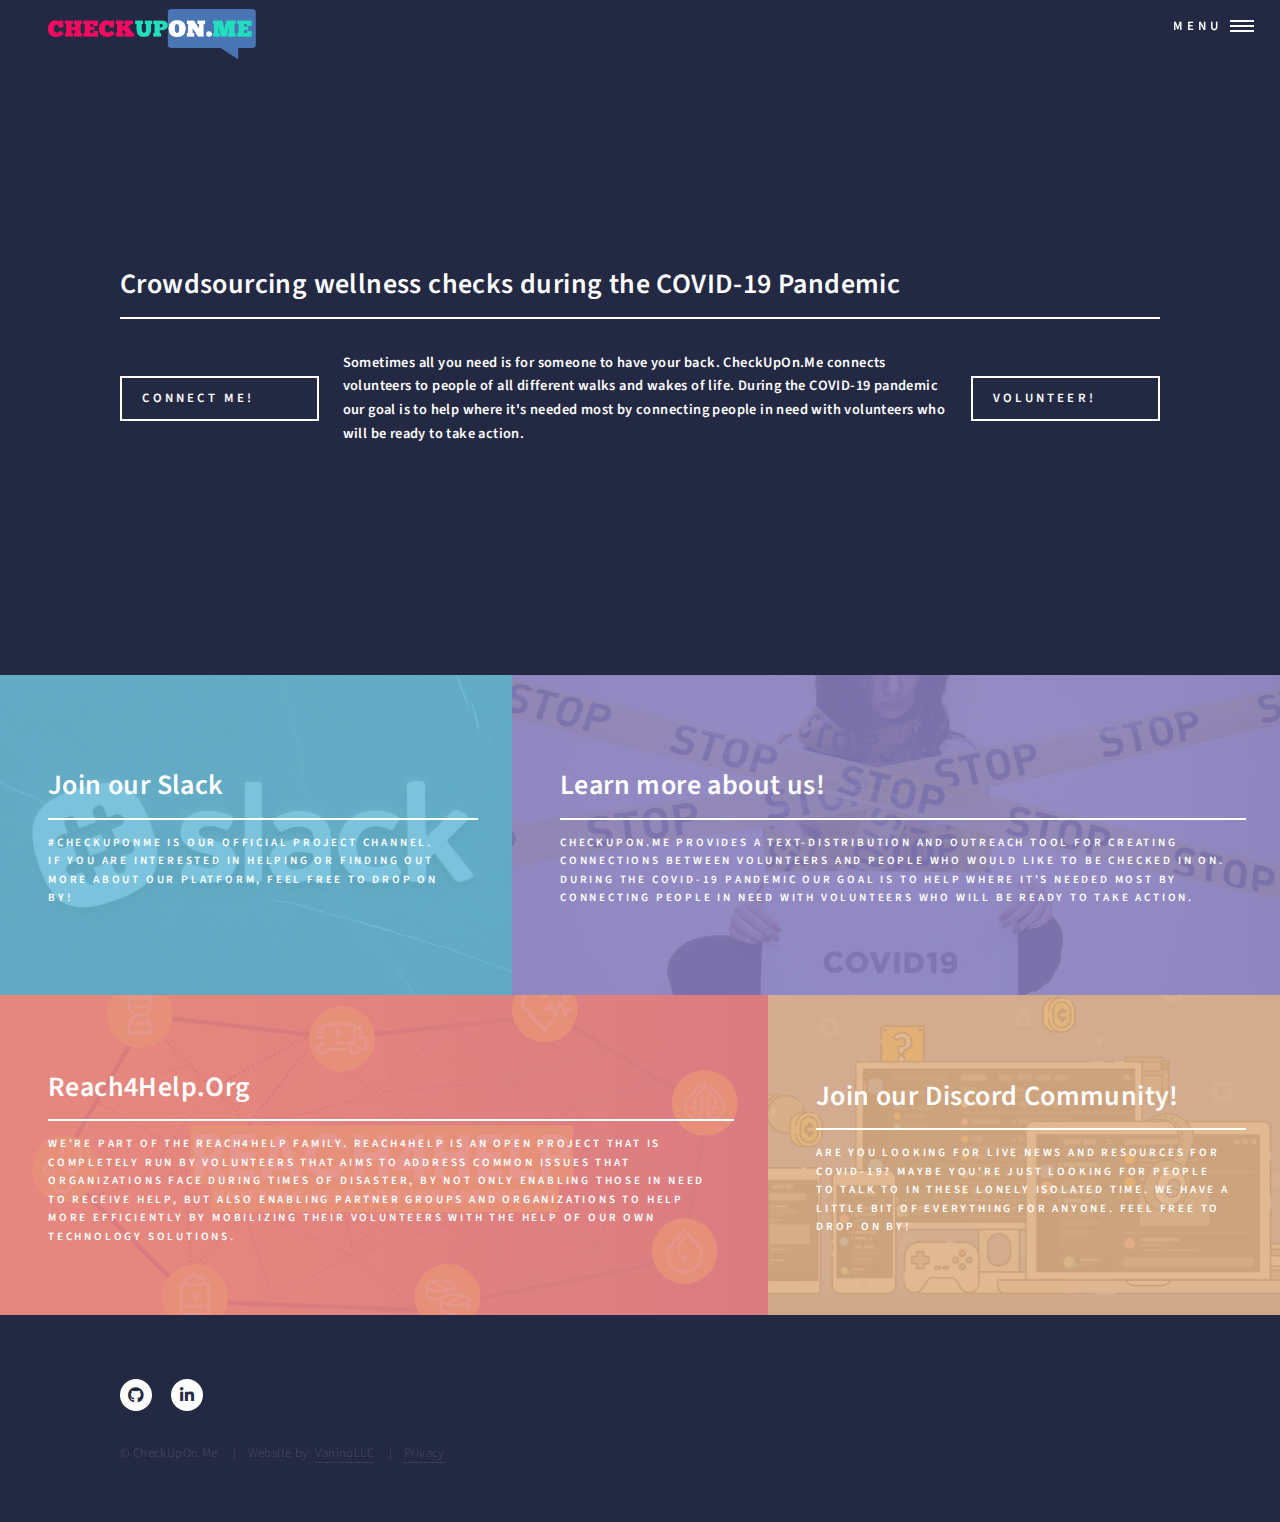
<file: index.html>
<!DOCTYPE HTML>
<html>
<head>
<title>CheckUpOn.Me</title>
<meta charset="utf-8" />
<meta name="viewport" content="width=device-width, initial-scale=1, user-scalable=no" />
<meta http-equiv="Cache-Control" content="no-cache, no-store, must-revalidate">
<meta http-equiv="Pragma" content="no-cache">
<meta http-equiv="Expires" content="0">
<link rel="stylesheet" href="assets/css/main.css" />
<noscript>
<link rel="stylesheet" href="assets/css/noscript.css" />

</noscript>
<link rel="shortcut icon" href="images/favicon.ico" type="image/x-icon">
</head>
<body class="is-preload">

<!-- Wrapper -->
<div id="wrapper"> 
  
  <!-- Header -->
  <header id="header" class="alt"> <a href="https://www.checkupon.me" class="hvr-grow logo"><img src="images/logo.png" height="55" width="215">
    <nav> <a href="#menu">Menu</a> </nav>
  </header>
  
  <!-- Menu -->
  <nav id="menu">
    <ul class="links">
      <li><a href="https://www.checkupon.me">Home</a></li>
      <li><a href="https://github.com/checkuponme/info">About</a></li>
    </ul>
    <ul class="actions stacked">
      <!-- <li><a href="" class="button primary fit">Get Checked On</a></li> -->
      <li><a href="https://spoke.checkupon.me" class="button primary fit">Volunteer Spoke Login</a></li>
    </ul>
  </nav>
  
  <!-- Banner -->
  <section id="banner" class="major">
    <div class="inner">
      <header class="major">
        <h2>Crowdsourcing wellness checks during the COVID-19 Pandemic</h2>
      </header>
      <div class="content">
        <ul class="actions">
          <li><a href="https://forms.gle/kJnr4Sat355gDL458" class="button next scrolly">Connect me!</a></li>
        </ul>
		  <h5>Sometimes all you need is for someone to have your back. CheckUpOn.Me connects volunteers to people of all different walks and wakes of life. During the COVID-19 pandemic our goal is to help where it's needed most by connecting people in need with volunteers who will be ready to take action.</h5>
        <ul class="actions">
          <li><a href="https://forms.gle/ycgn3i5AeJiWk4S58" class="button next scrolly">Volunteer!</a></li>
        </ul>
      </div>
    </div>
  </section>
  
  <!-- Main -->
  <div id="main">
    <section id="one" class="tiles"> 
      

								<article>
									<span class="image">
										<img src="images/pic02.jpg" alt="" />
									</span>
									<header class="major">
										<h3><a href="https://ckup.me/slack" class="link">Join our Slack</a></h3>
										<p>#checkuponme is our official project channel.</p>
										<p>If you are interested in helping or finding out more about our platform, feel free to drop on by!</p>
									</header>
								</article>

								<article>
									<span class="image">
										<img src="images/pic01.jpg" alt="" />
									</span>
									<header class="major">
										<h3><a href="https://github.com/checkuponme/info" class="link">Learn more about us!</a></h3>
										<p>CheckUpOn.Me provides a text-distribution and outreach tool for creating connections between volunteers and people who would like to be checked in on. During the COVID-19 pandemic our goal is to help where it's needed most by connecting people in need with volunteers who will be ready to take action.</p>
									</header>
								</article>
      
<!-- 								<article>
									<span class="image">
										<img src="images/pic03.jpg" alt="" />
									</span>
									<header class="major">
										<h3><a href="landing.html" class="link">Connect with us on Discord</a></h3>
										<p>We're a community of caring people. Come join us and find out what's going on!</p>
									</header>
								</article>
								
								<article>
									<span class="image">
										<img src="images/pic04.jpg" alt="" />
									</span>
									<header class="major">
										<h3><a href="landing.html" class="link"></a>Developers</h3>
										<p>Can you contribute? We're looking for you!</p>
									</header>
								</article> -->
      <article> <span class="image"> <img src="images/pic05.png" alt="" /> </span>
        <header class="major">
          <h3><a href="https://reach4help.org" class="link">Reach4Help.Org</a></h3>
          <p>We're part of the Reach4Help family. Reach4Help is an open project that is completely run by volunteers that aims to address common issues that organizations face during times of disaster, by not only enabling those in need to receive help, but also enabling partner groups and organizations to help more efficiently by mobilizing their volunteers with the help of our own technology solutions.</p>
        </header>
      </article>
      <article> <span class="image"> <img src="images/pic06.png" alt="" /> </span>
        <header class="major">
          <h3><a href="https://discord.gg/6q7WAD8" class="link">Join our Discord Community!</a></h3>
          <p>Are you looking for live news and resources for COVID-19? Maybe you're just looking for people to talk to in these lonely isolated time. We have a little bit of everything for anyone. Feel free to drop on by!</p>
        </header>
      </article>
    </section>
    
    <!-- Text Sec
						
							<section id="two">
								<div class="inner">
									<header class="major">
										<h2> </h2>
									</header>
									<p> </p>
									<ul class="actions">
										<li><a href="" class="button next"> </a></li>
									</ul>
								</div>
					  </section>
--> 
    
  </div>
  
  <!-- CONTACT
					<section id="contact">
							<div class="inner">
							  	<form method="post" action="#">
									<h2>Get in contact with us!</h2>
									<div class="fields">
										<div class="field half">
											<label for="name">Name</label>
											<input type="text" name="name" id="name" />
										</div>
										<div class="field half">
											<label for="email">Email</label>
											<input type="text" name="email" id="email" />
										</div>
										<div class="field">
											<label for="message">Message</label>
											<textarea name="message" id="message" rows="6"></textarea>
										</div>
									</div>
									<ul class="actions">
										<li><input type="submit" value="Send Message" class="primary" /></li>
										<li><input type="reset" value="Clear" /></li>
									</ul>
								</form>
						</div>
					</section>
--> 
  
  <!-- Footer -->
  <footer id="footer">
    <div class="inner">
      <ul class="icons">
        <!--								<li><a href="#" class="icon brands alt fa-twitter"><span class="label">Twitter</span></a></li>--> 
        <!--								<li><a href="#" class="icon brands alt fa-facebook-f"><span class="label">Facebook</span></a></li>--> 
        <!--								<li><a href="#" class="icon brands alt fa-instagram"><span class="label">Instagram</span></a></li>-->
        <li><a href="https://github.com/checkuponme" class="icon brands alt fa-github"><span class="label">GitHub</span></a></li>
        <li><a href="https://www.linkedin.com/in/vanino/" class="icon brands alt fa-linkedin-in"><span class="label">LinkedIn</span></a></li>
      </ul>
      <ul class="copyright">
        <li>&copy; CheckUpOn.Me</li>
        <li>Website by: <a href="https://vaninollc.com">VaninoLLC</a></li>
		<li><a href="privacy.html">Privacy</a></li>
      </ul>
    </div>
  </footer>
</div>

<!-- Scripts --> 
<script src="assets/js/jquery.min.js"></script> 
<script src="assets/js/jquery.scrolly.min.js"></script> 
<script src="assets/js/jquery.scrollex.min.js"></script> 
<script src="assets/js/browser.min.js"></script> 
<script src="assets/js/breakpoints.min.js"></script> 
<script src="assets/js/util.js"></script> 
<script src="assets/js/main.js"></script>
</body>
</html>
</file>
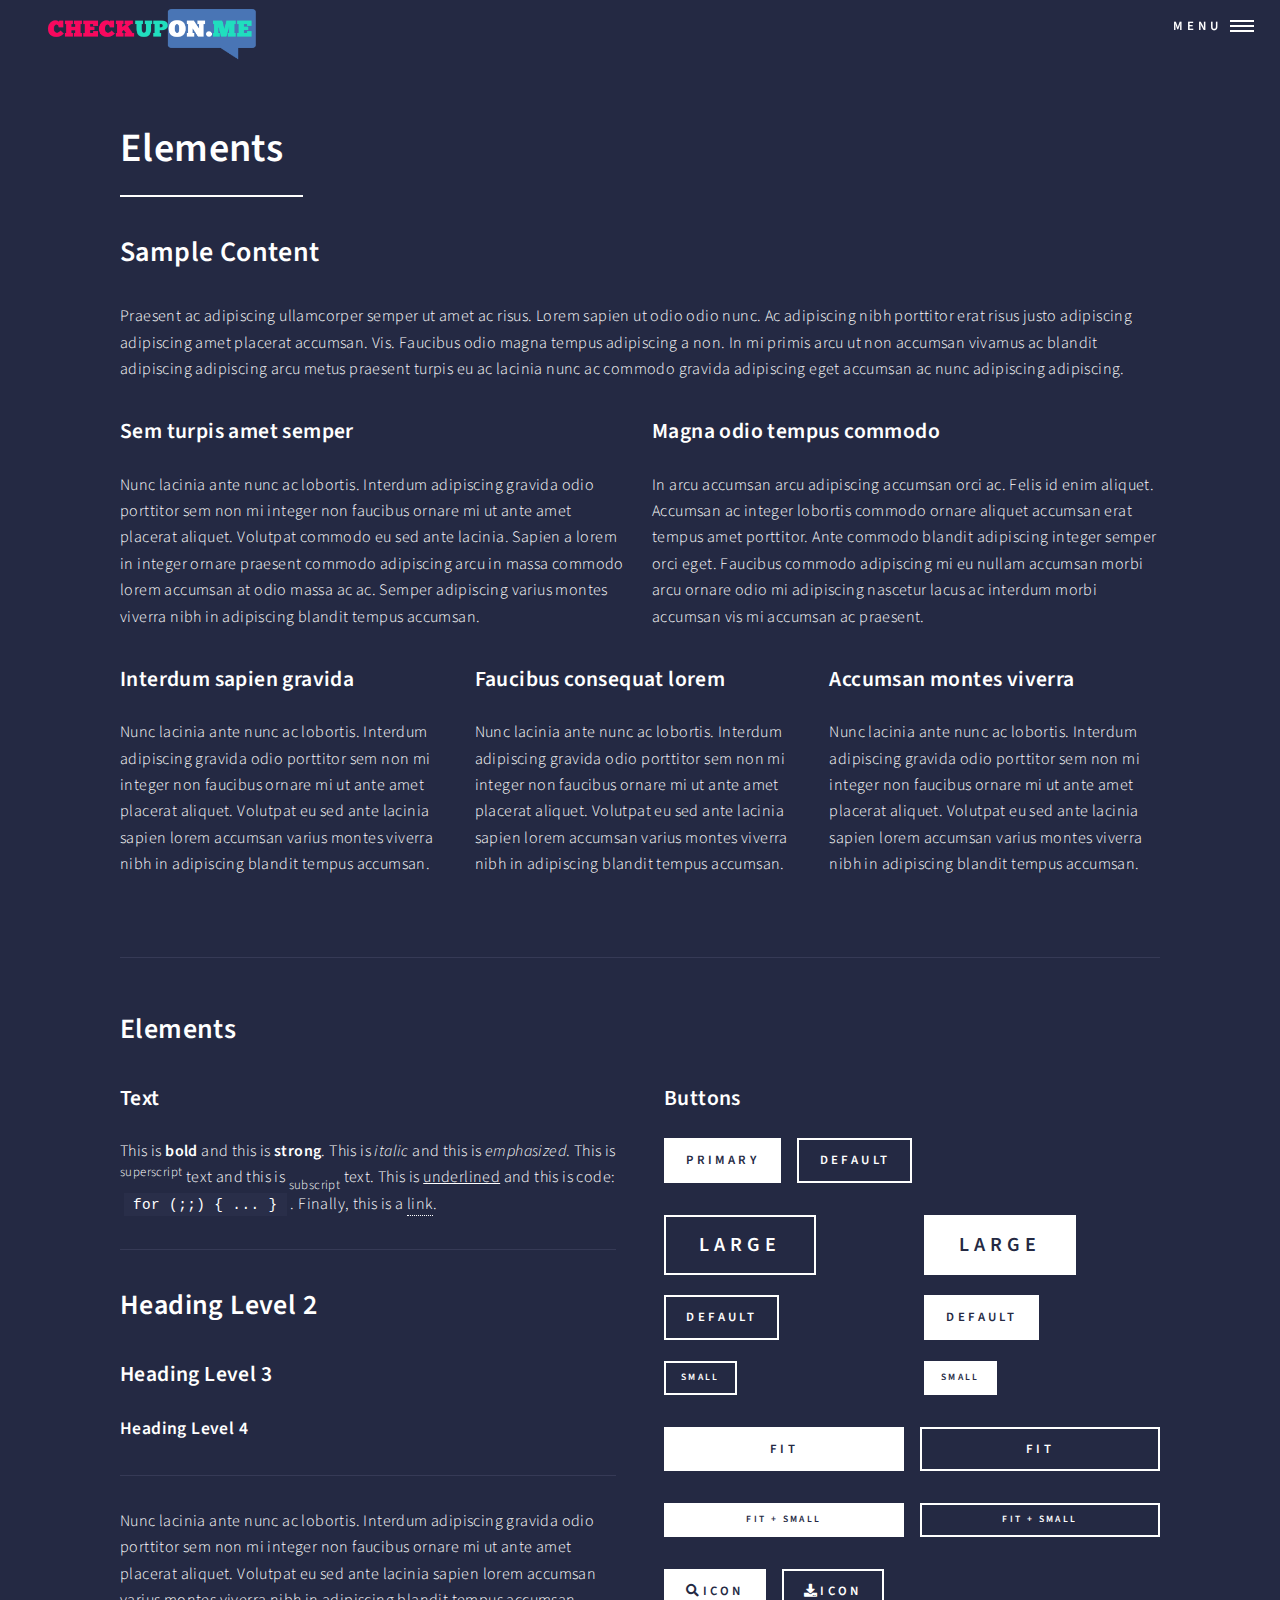
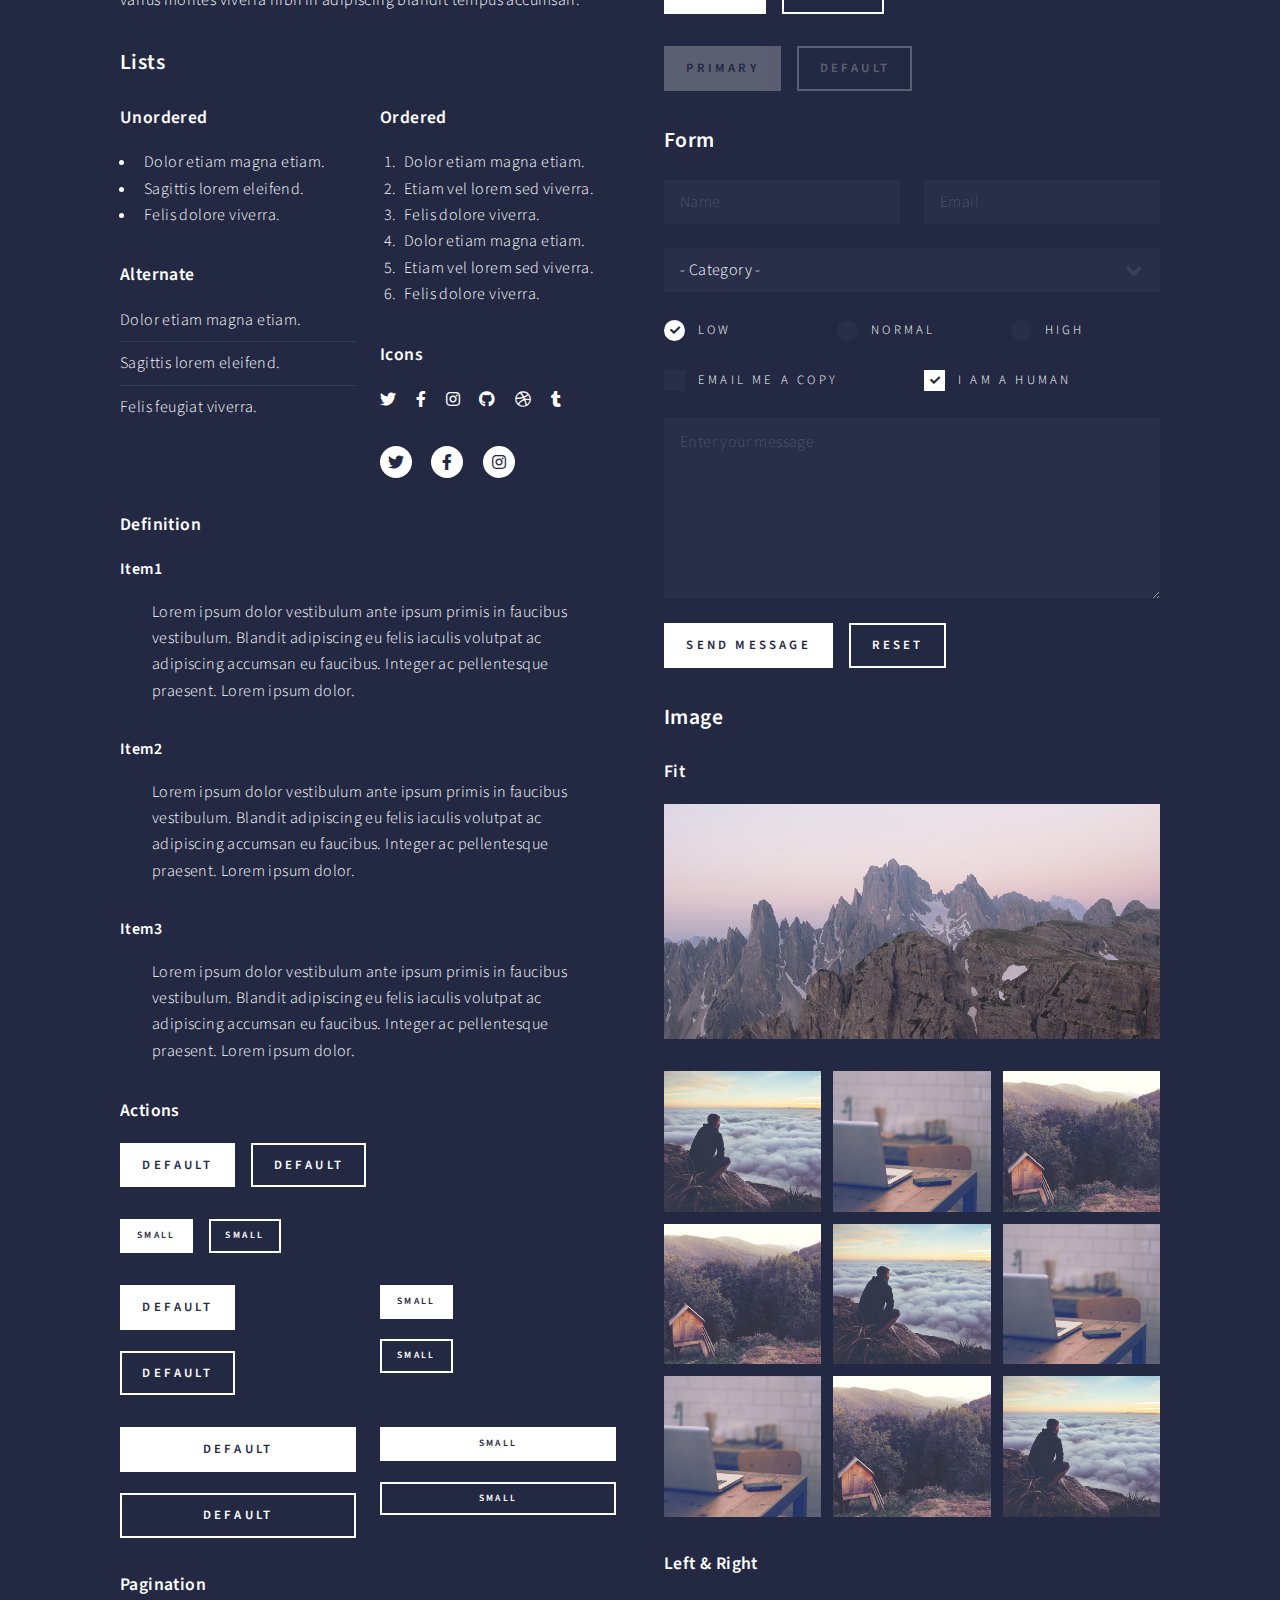
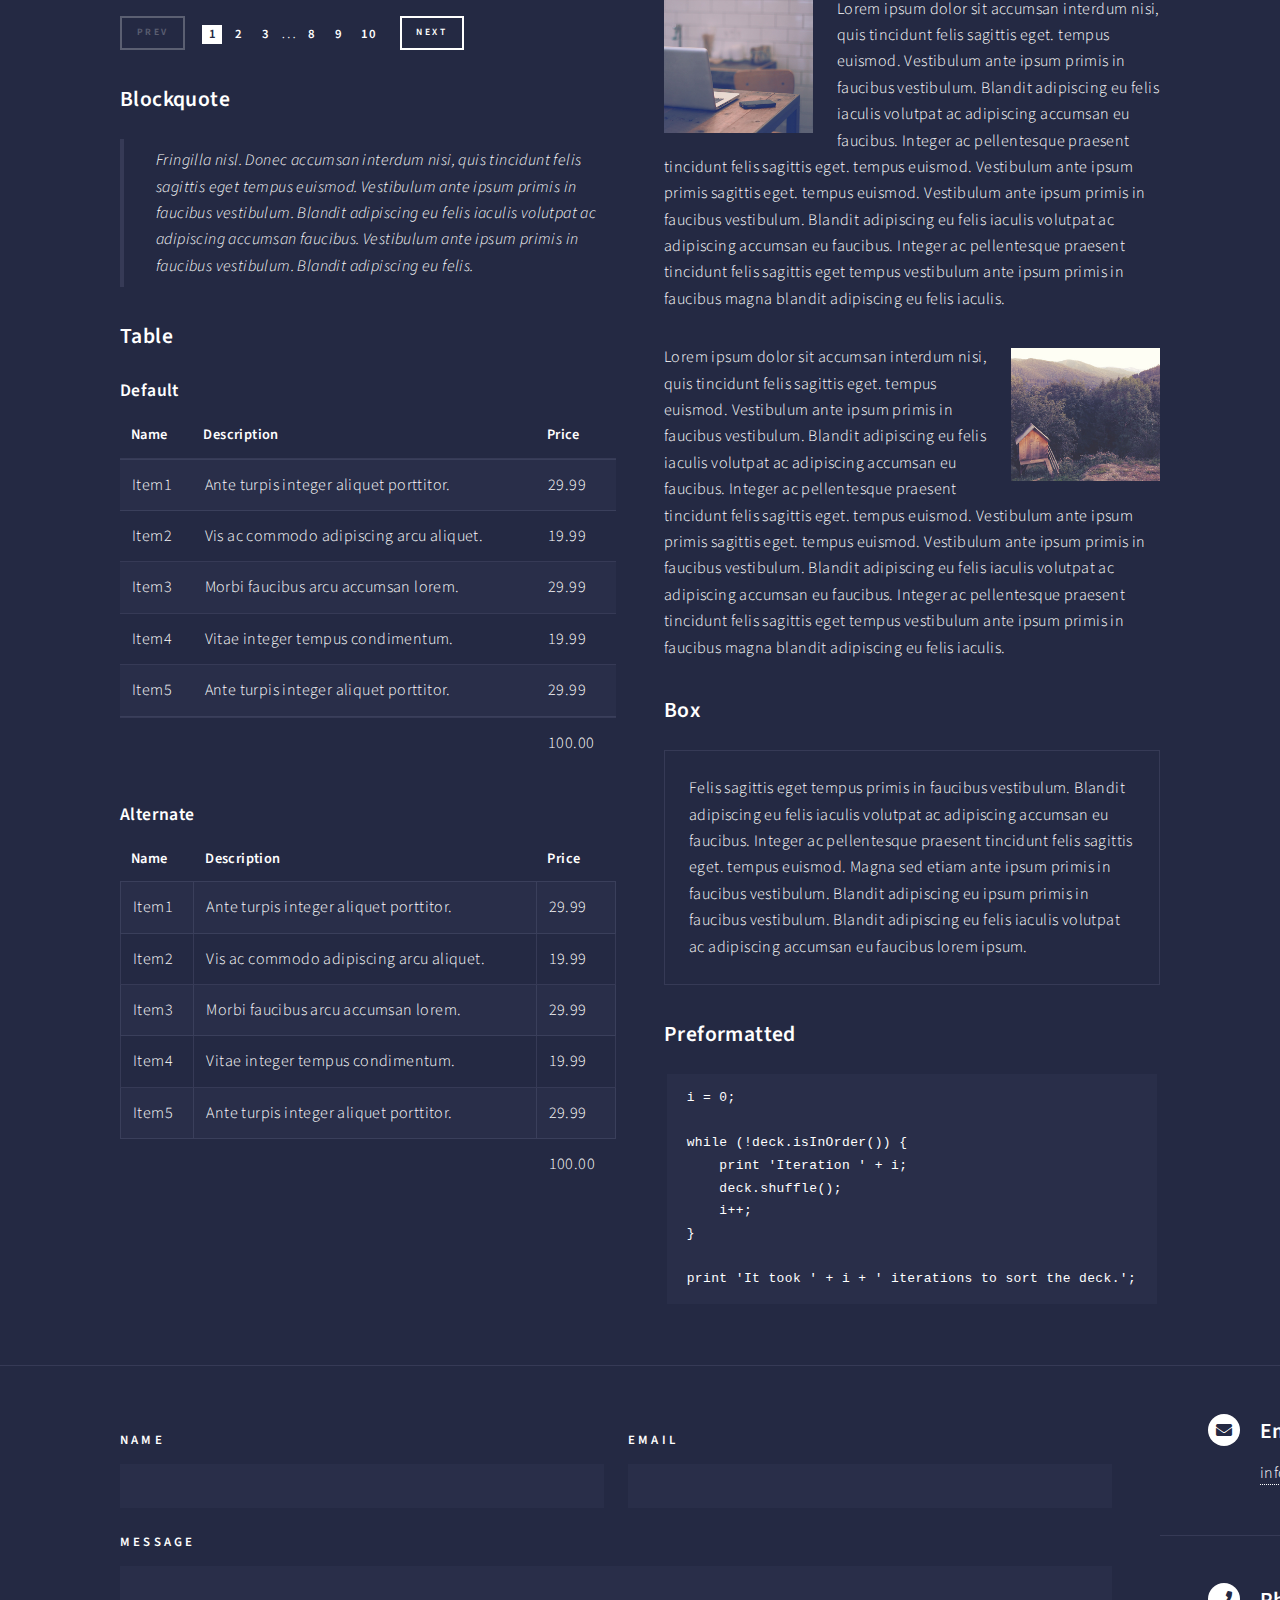
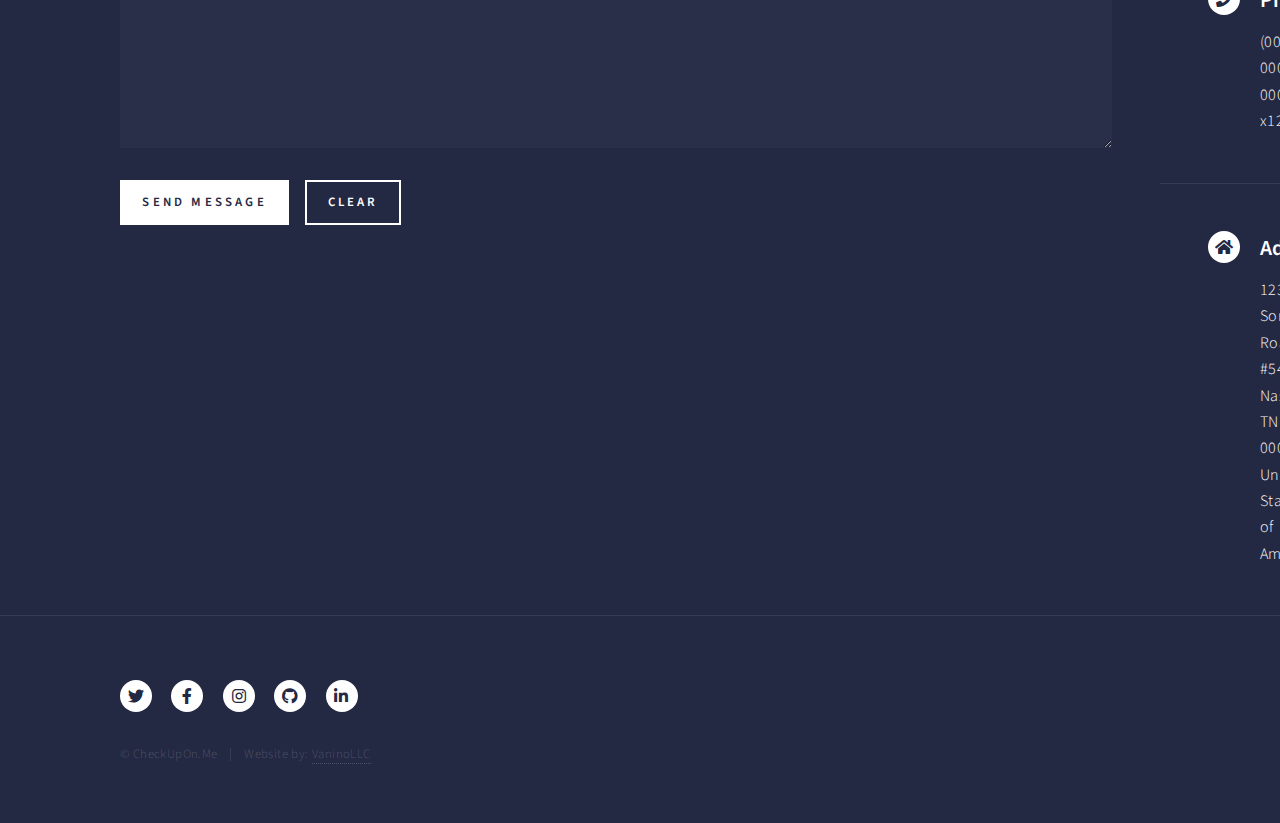
<file: elements.html>
<!DOCTYPE HTML>
<html>
	<head>
		<title>CheckUpOn.Me</title>
		<meta charset="utf-8" />
		<meta name="viewport" content="width=device-width, initial-scale=1, user-scalable=no" />
		<link rel="stylesheet" href="assets/css/main.css" />
		<noscript><link rel="stylesheet" href="assets/css/noscript.css" /></noscript>
	</head>
	<body class="is-preload">

		<!-- Wrapper -->
			<div id="wrapper">

				<!-- Header -->
				<header id="header" class="alt"> <a href="index.html" class="hvr-grow logo"><img src="images/logo.png" height="55" width="215">
					<nav> <a href="#menu">Menu</a> </nav>
				  </header>

				<!-- Menu -->
					<nav id="menu">
						<ul class="links">
							<li><a href="index.html">Home</a></li>
							<li><a href="https://github.com/ProgressiveCoders/projects/issues/160">About</a></li>
							<li><a href="https://github.com/ProgressiveCoders/projects/issues/160">The Project Proposal</a></li>
						</ul>
						<ul class="actions stacked">
<!--
							<li><a href="" class="button primary fit">Get Checked On</a></li>
							<li><a href="#" class="button primary fit">Checked On Someone</a></li>
							<li><a href="#" class="button fit">Log In</a></li>
-->
						</ul>
					</nav>

				<!-- Main -->
					<div id="main" class="alt">

						<!-- One -->
							<section id="one">
								<div class="inner">
									<header class="major">
										<h1>Elements</h1>
									</header>

									<!-- Content -->
										<h2 id="content">Sample Content</h2>
										<p>Praesent ac adipiscing ullamcorper semper ut amet ac risus. Lorem sapien ut odio odio nunc. Ac adipiscing nibh porttitor erat risus justo adipiscing adipiscing amet placerat accumsan. Vis. Faucibus odio magna tempus adipiscing a non. In mi primis arcu ut non accumsan vivamus ac blandit adipiscing adipiscing arcu metus praesent turpis eu ac lacinia nunc ac commodo gravida adipiscing eget accumsan ac nunc adipiscing adipiscing.</p>
										<div class="row">
											<div class="col-6 col-12-small">
												<h3>Sem turpis amet semper</h3>
												<p>Nunc lacinia ante nunc ac lobortis. Interdum adipiscing gravida odio porttitor sem non mi integer non faucibus ornare mi ut ante amet placerat aliquet. Volutpat commodo eu sed ante lacinia. Sapien a lorem in integer ornare praesent commodo adipiscing arcu in massa commodo lorem accumsan at odio massa ac ac. Semper adipiscing varius montes viverra nibh in adipiscing blandit tempus accumsan.</p>
											</div>
											<div class="col-6 col-12-small">
												<h3>Magna odio tempus commodo</h3>
												<p>In arcu accumsan arcu adipiscing accumsan orci ac. Felis id enim aliquet. Accumsan ac integer lobortis commodo ornare aliquet accumsan erat tempus amet porttitor. Ante commodo blandit adipiscing integer semper orci eget. Faucibus commodo adipiscing mi eu nullam accumsan morbi arcu ornare odio mi adipiscing nascetur lacus ac interdum morbi accumsan vis mi accumsan ac praesent.</p>
											</div>
											<!-- Break -->
											<div class="col-4 col-12-medium">
												<h3>Interdum sapien gravida</h3>
												<p>Nunc lacinia ante nunc ac lobortis. Interdum adipiscing gravida odio porttitor sem non mi integer non faucibus ornare mi ut ante amet placerat aliquet. Volutpat eu sed ante lacinia sapien lorem accumsan varius montes viverra nibh in adipiscing blandit tempus accumsan.</p>
											</div>
											<div class="col-4 col-12-medium">
												<h3>Faucibus consequat lorem</h3>
												<p>Nunc lacinia ante nunc ac lobortis. Interdum adipiscing gravida odio porttitor sem non mi integer non faucibus ornare mi ut ante amet placerat aliquet. Volutpat eu sed ante lacinia sapien lorem accumsan varius montes viverra nibh in adipiscing blandit tempus accumsan.</p>
											</div>
											<div class="col-4 col-12-medium">
												<h3>Accumsan montes viverra</h3>
												<p>Nunc lacinia ante nunc ac lobortis. Interdum adipiscing gravida odio porttitor sem non mi integer non faucibus ornare mi ut ante amet placerat aliquet. Volutpat eu sed ante lacinia sapien lorem accumsan varius montes viverra nibh in adipiscing blandit tempus accumsan.</p>
											</div>
										</div>

									<hr class="major" />

									<!-- Elements -->
										<h2 id="elements">Elements</h2>
										<div class="row gtr-200">
											<div class="col-6 col-12-medium">

												<!-- Text stuff -->
													<h3>Text</h3>
													<p>This is <b>bold</b> and this is <strong>strong</strong>. This is <i>italic</i> and this is <em>emphasized</em>.
													This is <sup>superscript</sup> text and this is <sub>subscript</sub> text.
													This is <u>underlined</u> and this is code: <code>for (;;) { ... }</code>.
													Finally, this is a <a href="#">link</a>.</p>
													<hr />
													<h2>Heading Level 2</h2>
													<h3>Heading Level 3</h3>
													<h4>Heading Level 4</h4>
													<hr />
													<p>Nunc lacinia ante nunc ac lobortis. Interdum adipiscing gravida odio porttitor sem non mi integer non faucibus ornare mi ut ante amet placerat aliquet. Volutpat eu sed ante lacinia sapien lorem accumsan varius montes viverra nibh in adipiscing blandit tempus accumsan.</p>

												<!-- Lists -->
													<h3>Lists</h3>
													<div class="row">
														<div class="col-6 col-12-small">

															<h4>Unordered</h4>
															<ul>
																<li>Dolor etiam magna etiam.</li>
																<li>Sagittis lorem eleifend.</li>
																<li>Felis dolore viverra.</li>
															</ul>

															<h4>Alternate</h4>
															<ul class="alt">
																<li>Dolor etiam magna etiam.</li>
																<li>Sagittis lorem eleifend.</li>
																<li>Felis feugiat viverra.</li>
															</ul>

														</div>
														<div class="col-6 col-12-small">

															<h4>Ordered</h4>
															<ol>
																<li>Dolor etiam magna etiam.</li>
																<li>Etiam vel lorem sed viverra.</li>
																<li>Felis dolore viverra.</li>
																<li>Dolor etiam magna etiam.</li>
																<li>Etiam vel lorem sed viverra.</li>
																<li>Felis dolore viverra.</li>
															</ol>

															<h4>Icons</h4>
															<ul class="icons">
																<li><a href="#" class="icon brands fa-twitter"><span class="label">Twitter</span></a></li>
																<li><a href="#" class="icon brands fa-facebook-f"><span class="label">Facebook</span></a></li>
																<li><a href="#" class="icon brands fa-instagram"><span class="label">Instagram</span></a></li>
																<li><a href="#" class="icon brands fa-github"><span class="label">Github</span></a></li>
																<li><a href="#" class="icon brands fa-dribbble"><span class="label">Dribbble</span></a></li>
																<li><a href="#" class="icon brands fa-tumblr"><span class="label">Tumblr</span></a></li>
															</ul>
															<ul class="icons">
																<li><a href="#" class="icon brands alt fa-twitter"><span class="label">Twitter</span></a></li>
																<li><a href="#" class="icon brands alt fa-facebook-f"><span class="label">Facebook</span></a></li>
																<li><a href="#" class="icon brands alt fa-instagram"><span class="label">Instagram</span></a></li>
															</ul>

														</div>
													</div>
													<h4>Definition</h4>
													<dl>
														<dt>Item1</dt>
														<dd>
															<p>Lorem ipsum dolor vestibulum ante ipsum primis in faucibus vestibulum. Blandit adipiscing eu felis iaculis volutpat ac adipiscing accumsan eu faucibus. Integer ac pellentesque praesent. Lorem ipsum dolor.</p>
														</dd>
														<dt>Item2</dt>
														<dd>
															<p>Lorem ipsum dolor vestibulum ante ipsum primis in faucibus vestibulum. Blandit adipiscing eu felis iaculis volutpat ac adipiscing accumsan eu faucibus. Integer ac pellentesque praesent. Lorem ipsum dolor.</p>
														</dd>
														<dt>Item3</dt>
														<dd>
															<p>Lorem ipsum dolor vestibulum ante ipsum primis in faucibus vestibulum. Blandit adipiscing eu felis iaculis volutpat ac adipiscing accumsan eu faucibus. Integer ac pellentesque praesent. Lorem ipsum dolor.</p>
														</dd>
													</dl>

													<h4>Actions</h4>
													<ul class="actions">
														<li><a href="#" class="button primary">Default</a></li>
														<li><a href="#" class="button">Default</a></li>
													</ul>
													<ul class="actions small">
														<li><a href="#" class="button primary small">Small</a></li>
														<li><a href="#" class="button small">Small</a></li>
													</ul>
													<div class="row">
														<div class="col-6 col-12-small">
															<ul class="actions stacked">
																<li><a href="#" class="button primary">Default</a></li>
																<li><a href="#" class="button">Default</a></li>
															</ul>
														</div>
														<div class="col-6 col-12-small">
															<ul class="actions stacked">
																<li><a href="#" class="button primary small">Small</a></li>
																<li><a href="#" class="button small">Small</a></li>
															</ul>
														</div>
														<div class="col-6 col-12-small">
															<ul class="actions stacked">
																<li><a href="#" class="button primary fit">Default</a></li>
																<li><a href="#" class="button fit">Default</a></li>
															</ul>
														</div>
														<div class="col-6 col-12-small">
															<ul class="actions stacked">
																<li><a href="#" class="button primary small fit">Small</a></li>
																<li><a href="#" class="button small fit">Small</a></li>
															</ul>
														</div>
													</div>

													<h4>Pagination</h4>
													<ul class="pagination">
														<li><span class="button small disabled">Prev</span></li>
														<li><a href="#" class="page active">1</a></li>
														<li><a href="#" class="page">2</a></li>
														<li><a href="#" class="page">3</a></li>
														<li><span>&hellip;</span></li>
														<li><a href="#" class="page">8</a></li>
														<li><a href="#" class="page">9</a></li>
														<li><a href="#" class="page">10</a></li>
														<li><a href="#" class="button small">Next</a></li>
													</ul>

												<!-- Blockquote -->
													<h3>Blockquote</h3>
													<blockquote>Fringilla nisl. Donec accumsan interdum nisi, quis tincidunt felis sagittis eget tempus euismod. Vestibulum ante ipsum primis in faucibus vestibulum. Blandit adipiscing eu felis iaculis volutpat ac adipiscing accumsan faucibus. Vestibulum ante ipsum primis in faucibus vestibulum. Blandit adipiscing eu felis.</blockquote>

												<!-- Table -->
													<h3>Table</h3>

													<h4>Default</h4>
													<div class="table-wrapper">
														<table>
															<thead>
																<tr>
																	<th>Name</th>
																	<th>Description</th>
																	<th>Price</th>
																</tr>
															</thead>
															<tbody>
																<tr>
																	<td>Item1</td>
																	<td>Ante turpis integer aliquet porttitor.</td>
																	<td>29.99</td>
																</tr>
																<tr>
																	<td>Item2</td>
																	<td>Vis ac commodo adipiscing arcu aliquet.</td>
																	<td>19.99</td>
																</tr>
																<tr>
																	<td>Item3</td>
																	<td> Morbi faucibus arcu accumsan lorem.</td>
																	<td>29.99</td>
																</tr>
																<tr>
																	<td>Item4</td>
																	<td>Vitae integer tempus condimentum.</td>
																	<td>19.99</td>
																</tr>
																<tr>
																	<td>Item5</td>
																	<td>Ante turpis integer aliquet porttitor.</td>
																	<td>29.99</td>
																</tr>
															</tbody>
															<tfoot>
																<tr>
																	<td colspan="2"></td>
																	<td>100.00</td>
																</tr>
															</tfoot>
														</table>
													</div>

													<h4>Alternate</h4>
													<div class="table-wrapper">
														<table class="alt">
															<thead>
																<tr>
																	<th>Name</th>
																	<th>Description</th>
																	<th>Price</th>
																</tr>
															</thead>
															<tbody>
																<tr>
																	<td>Item1</td>
																	<td>Ante turpis integer aliquet porttitor.</td>
																	<td>29.99</td>
																</tr>
																<tr>
																	<td>Item2</td>
																	<td>Vis ac commodo adipiscing arcu aliquet.</td>
																	<td>19.99</td>
																</tr>
																<tr>
																	<td>Item3</td>
																	<td> Morbi faucibus arcu accumsan lorem.</td>
																	<td>29.99</td>
																</tr>
																<tr>
																	<td>Item4</td>
																	<td>Vitae integer tempus condimentum.</td>
																	<td>19.99</td>
																</tr>
																<tr>
																	<td>Item5</td>
																	<td>Ante turpis integer aliquet porttitor.</td>
																	<td>29.99</td>
																</tr>
															</tbody>
															<tfoot>
																<tr>
																	<td colspan="2"></td>
																	<td>100.00</td>
																</tr>
															</tfoot>
														</table>
													</div>

											</div>
											<div class="col-6 col-12-medium">

												<!-- Buttons -->
													<h3>Buttons</h3>
													<ul class="actions">
														<li><a href="#" class="button primary">Primary</a></li>
														<li><a href="#" class="button">Default</a></li>
													</ul>
													<div class="row">
														<div class="col-6 col-12-xsmall">
															<ul class="actions stacked">
																<li><a href="#" class="button large">Large</a></li>
																<li><a href="#" class="button">Default</a></li>
																<li><a href="#" class="button small">Small</a></li>
															</ul>
														</div>
														<div class="col-6 col-12-xsmall">
															<ul class="actions stacked">
																<li><a href="#" class="button primary large">Large</a></li>
																<li><a href="#" class="button primary">Default</a></li>
																<li><a href="#" class="button primary small">Small</a></li>
															</ul>
														</div>
													</div>
													<ul class="actions fit">
														<li><a href="#" class="button primary fit">Fit</a></li>
														<li><a href="#" class="button fit">Fit</a></li>
													</ul>
													<ul class="actions fit small">
														<li><a href="#" class="button primary fit small">Fit + Small</a></li>
														<li><a href="#" class="button fit small">Fit + Small</a></li>
													</ul>
													<ul class="actions">
														<li><a href="#" class="button primary icon solid fa-search">Icon</a></li>
														<li><a href="#" class="button icon solid fa-download">Icon</a></li>
													</ul>
													<ul class="actions">
														<li><span class="button primary disabled">Primary</span></li>
														<li><span class="button disabled">Default</span></li>
													</ul>

												<!-- Form -->
													<h3>Form</h3>

													<form method="post" action="#">
														<div class="row gtr-uniform">
															<div class="col-6 col-12-xsmall">
																<input type="text" name="demo-name" id="demo-name" value="" placeholder="Name" />
															</div>
															<div class="col-6 col-12-xsmall">
																<input type="email" name="demo-email" id="demo-email" value="" placeholder="Email" />
															</div>
															<!-- Break -->
															<div class="col-12">
																<select name="demo-category" id="demo-category">
																	<option value="">- Category -</option>
																	<option value="1">Manufacturing</option>
																	<option value="1">Shipping</option>
																	<option value="1">Administration</option>
																	<option value="1">Human Resources</option>
																</select>
															</div>
															<!-- Break -->
															<div class="col-4 col-12-small">
																<input type="radio" id="demo-priority-low" name="demo-priority" checked>
																<label for="demo-priority-low">Low</label>
															</div>
															<div class="col-4 col-12-small">
																<input type="radio" id="demo-priority-normal" name="demo-priority">
																<label for="demo-priority-normal">Normal</label>
															</div>
															<div class="col-4 col-12-small">
																<input type="radio" id="demo-priority-high" name="demo-priority">
																<label for="demo-priority-high">High</label>
															</div>
															<!-- Break -->
															<div class="col-6 col-12-small">
																<input type="checkbox" id="demo-copy" name="demo-copy">
																<label for="demo-copy">Email me a copy</label>
															</div>
															<div class="col-6 col-12-small">
																<input type="checkbox" id="demo-human" name="demo-human" checked>
																<label for="demo-human">I am a human</label>
															</div>
															<!-- Break -->
															<div class="col-12">
																<textarea name="demo-message" id="demo-message" placeholder="Enter your message" rows="6"></textarea>
															</div>
															<!-- Break -->
															<div class="col-12">
																<ul class="actions">
																	<li><input type="submit" value="Send Message" class="primary" /></li>
																	<li><input type="reset" value="Reset" /></li>
																</ul>
															</div>
														</div>
													</form>

												<!-- Image -->
													<h3>Image</h3>

													<h4>Fit</h4>
													<span class="image fit"><img src="images/pic03.jpg" alt="" /></span>
													<div class="box alt">
														<div class="row gtr-50 gtr-uniform">
															<div class="col-4"><span class="image fit"><img src="images/pic08.jpg" alt="" /></span></div>
															<div class="col-4"><span class="image fit"><img src="images/pic09.jpg" alt="" /></span></div>
															<div class="col-4"><span class="image fit"><img src="images/pic10.jpg" alt="" /></span></div>
															<!-- Break -->
															<div class="col-4"><span class="image fit"><img src="images/pic10.jpg" alt="" /></span></div>
															<div class="col-4"><span class="image fit"><img src="images/pic08.jpg" alt="" /></span></div>
															<div class="col-4"><span class="image fit"><img src="images/pic09.jpg" alt="" /></span></div>
															<!-- Break -->
															<div class="col-4"><span class="image fit"><img src="images/pic09.jpg" alt="" /></span></div>
															<div class="col-4"><span class="image fit"><img src="images/pic10.jpg" alt="" /></span></div>
															<div class="col-4"><span class="image fit"><img src="images/pic08.jpg" alt="" /></span></div>
														</div>
													</div>

													<h4>Left &amp; Right</h4>
													<p><span class="image left"><img src="images/pic09.jpg" alt="" /></span>Lorem ipsum dolor sit accumsan interdum nisi, quis tincidunt felis sagittis eget. tempus euismod. Vestibulum ante ipsum primis in faucibus vestibulum. Blandit adipiscing eu felis iaculis volutpat ac adipiscing accumsan eu faucibus. Integer ac pellentesque praesent tincidunt felis sagittis eget. tempus euismod. Vestibulum ante ipsum primis sagittis eget. tempus euismod. Vestibulum ante ipsum primis in faucibus vestibulum. Blandit adipiscing eu felis iaculis volutpat ac adipiscing accumsan eu faucibus. Integer ac pellentesque praesent tincidunt felis sagittis eget tempus vestibulum ante ipsum primis in faucibus magna blandit adipiscing eu felis iaculis.</p>
													<p><span class="image right"><img src="images/pic10.jpg" alt="" /></span>Lorem ipsum dolor sit accumsan interdum nisi, quis tincidunt felis sagittis eget. tempus euismod. Vestibulum ante ipsum primis in faucibus vestibulum. Blandit adipiscing eu felis iaculis volutpat ac adipiscing accumsan eu faucibus. Integer ac pellentesque praesent tincidunt felis sagittis eget. tempus euismod. Vestibulum ante ipsum primis sagittis eget. tempus euismod. Vestibulum ante ipsum primis in faucibus vestibulum. Blandit adipiscing eu felis iaculis volutpat ac adipiscing accumsan eu faucibus. Integer ac pellentesque praesent tincidunt felis sagittis eget tempus vestibulum ante ipsum primis in faucibus magna blandit adipiscing eu felis iaculis.</p>

												<!-- Box -->
													<h3>Box</h3>
													<div class="box">
														<p>Felis sagittis eget tempus primis in faucibus vestibulum. Blandit adipiscing eu felis iaculis volutpat ac adipiscing accumsan eu faucibus. Integer ac pellentesque praesent tincidunt felis sagittis eget. tempus euismod. Magna sed etiam ante ipsum primis in faucibus vestibulum. Blandit adipiscing eu ipsum primis in faucibus vestibulum. Blandit adipiscing eu felis iaculis volutpat ac adipiscing accumsan eu faucibus lorem ipsum.</p>
													</div>

												<!-- Preformatted Code -->
													<h3>Preformatted</h3>
													<pre><code>i = 0;

while (!deck.isInOrder()) {
    print 'Iteration ' + i;
    deck.shuffle();
    i++;
}

print 'It took ' + i + ' iterations to sort the deck.';
</code></pre>

											</div>
										</div>

								</div>
							</section>

					</div>

				<!-- Contact -->
					<section id="contact">
						<div class="inner">
							<section>
								<form method="post" action="#">
									<div class="fields">
										<div class="field half">
											<label for="name">Name</label>
											<input type="text" name="name" id="name" />
										</div>
										<div class="field half">
											<label for="email">Email</label>
											<input type="text" name="email" id="email" />
										</div>
										<div class="field">
											<label for="message">Message</label>
											<textarea name="message" id="message" rows="6"></textarea>
										</div>
									</div>
									<ul class="actions">
										<li><input type="submit" value="Send Message" class="primary" /></li>
										<li><input type="reset" value="Clear" /></li>
									</ul>
								</form>
							</section>
							<section class="split">
								<section>
									<div class="contact-method">
										<span class="icon solid alt fa-envelope"></span>
										<h3>Email</h3>
										<a href="#">information@untitled.tld</a>
									</div>
								</section>
								<section>
									<div class="contact-method">
										<span class="icon solid alt fa-phone"></span>
										<h3>Phone</h3>
										<span>(000) 000-0000 x12387</span>
									</div>
								</section>
								<section>
									<div class="contact-method">
										<span class="icon solid alt fa-home"></span>
										<h3>Address</h3>
										<span>1234 Somewhere Road #5432<br />
										Nashville, TN 00000<br />
										United States of America</span>
									</div>
								</section>
							</section>
						</div>
					</section>

				<!-- Footer -->
					<footer id="footer">
						<div class="inner">
							<ul class="icons">
								<li><a href="#" class="icon brands alt fa-twitter"><span class="label">Twitter</span></a></li>
								<li><a href="#" class="icon brands alt fa-facebook-f"><span class="label">Facebook</span></a></li>
								<li><a href="#" class="icon brands alt fa-instagram"><span class="label">Instagram</span></a></li>
								<li><a href="#" class="icon brands alt fa-github"><span class="label">GitHub</span></a></li>
								<li><a href="#" class="icon brands alt fa-linkedin-in"><span class="label">LinkedIn</span></a></li>
							</ul>
							<ul class="copyright">
								<li>&copy; CheckUpOn.Me</li><li>Website by: <a href="https://vaninollc.com">VaninoLLC</a></li>
							</ul>
						</div>
					</footer>

			</div>

		<!-- Scripts -->
			<script src="assets/js/jquery.min.js"></script>
			<script src="assets/js/jquery.scrolly.min.js"></script>
			<script src="assets/js/jquery.scrollex.min.js"></script>
			<script src="assets/js/browser.min.js"></script>
			<script src="assets/js/breakpoints.min.js"></script>
			<script src="assets/js/util.js"></script>
			<script src="assets/js/main.js"></script>

	</body>
</html>
</file>
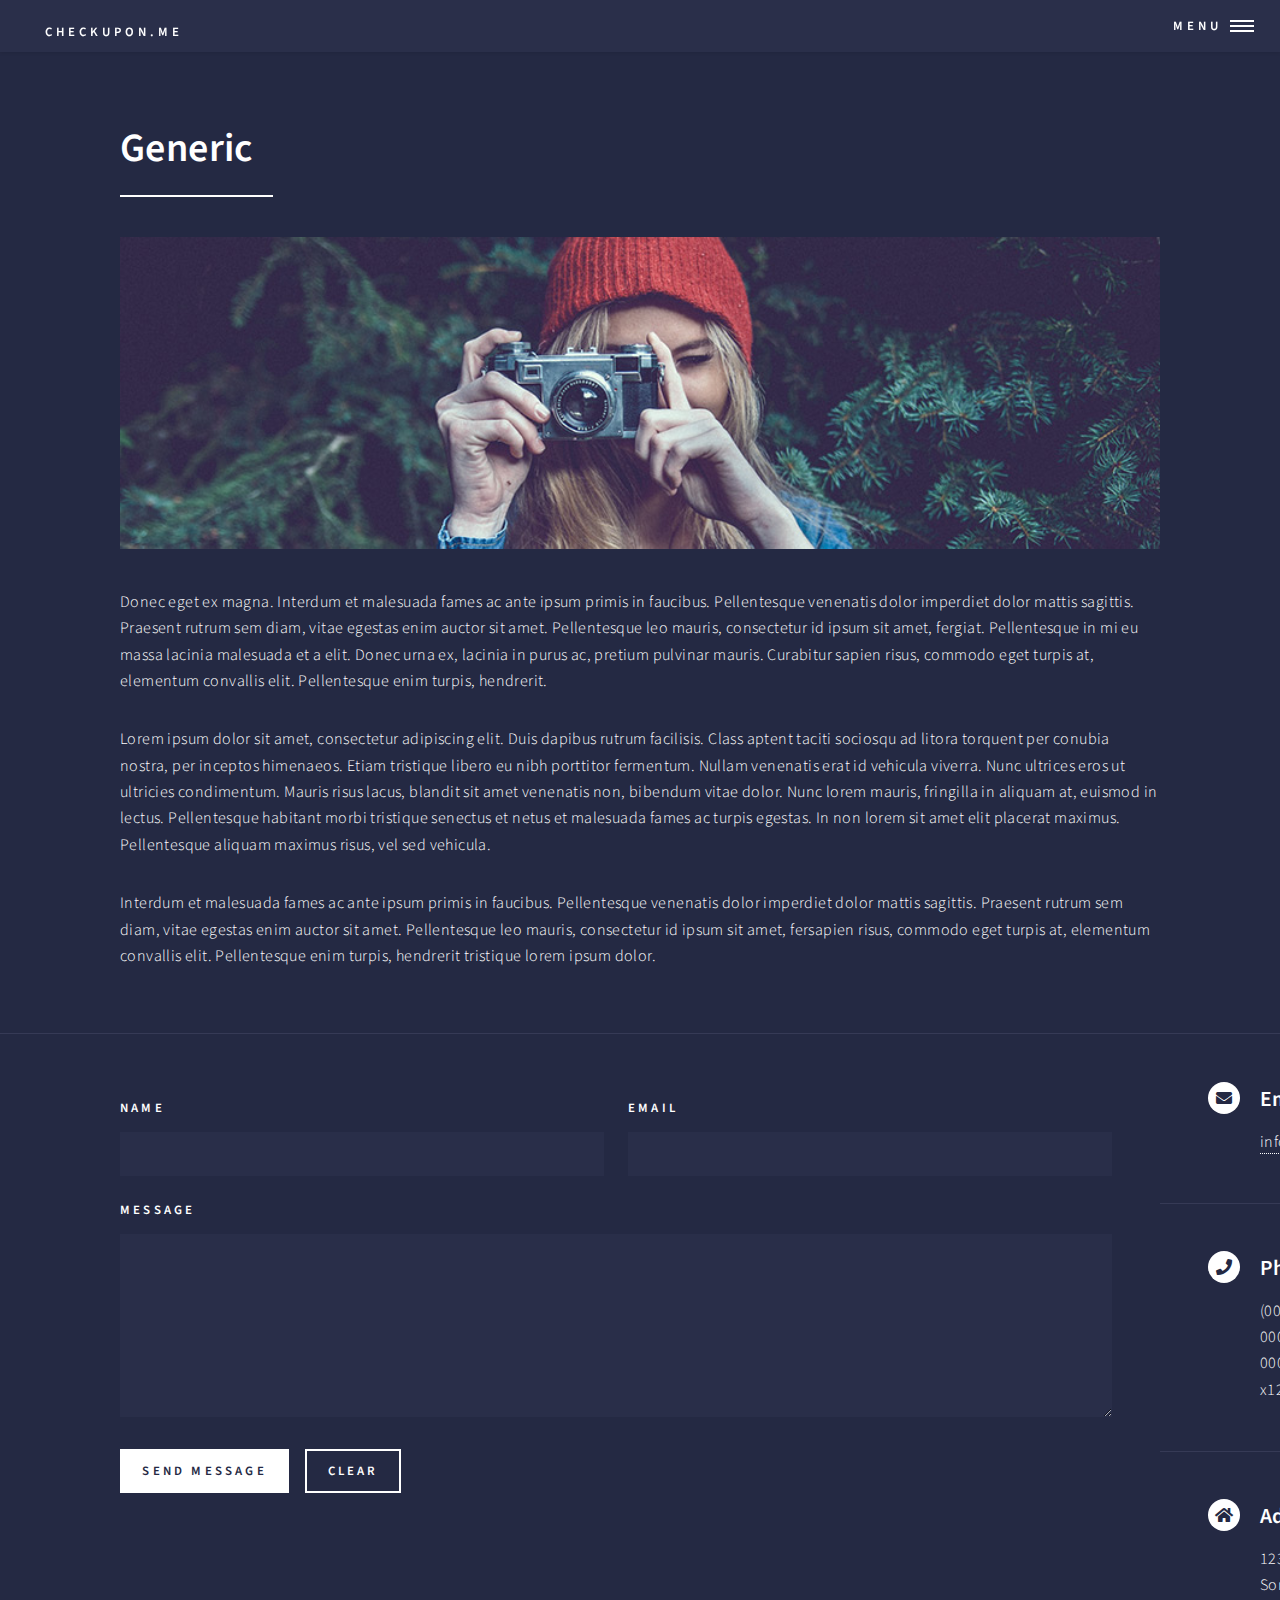
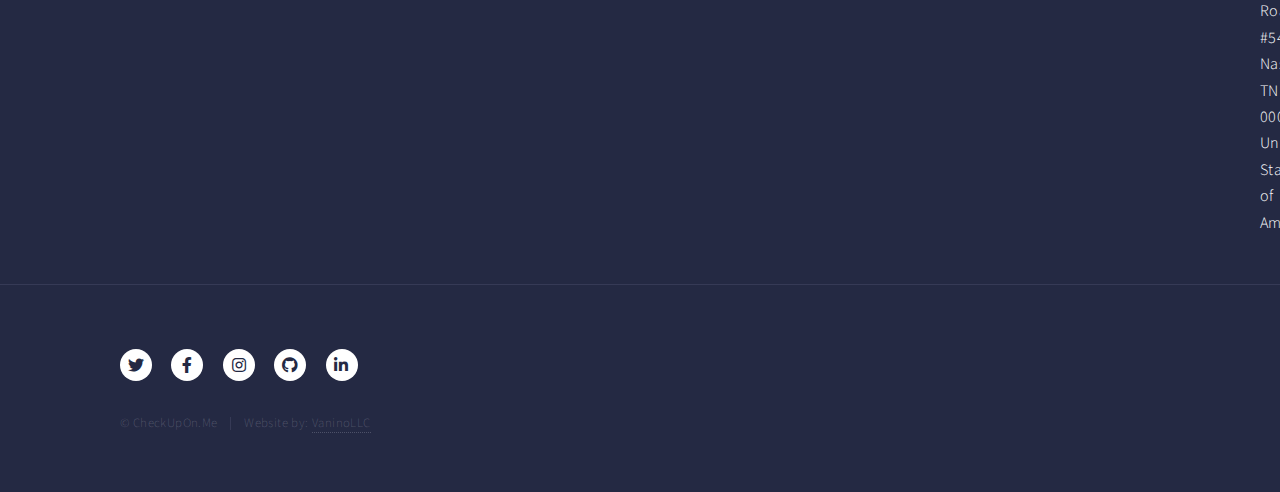
<file: generic.html>
<!DOCTYPE HTML>
<html>
	<head>
		<title>CheckUpOn.Me</title>
		<meta charset="utf-8" />
		<meta name="viewport" content="width=device-width, initial-scale=1, user-scalable=no" />
		<link rel="stylesheet" href="assets/css/main.css" />
		<noscript><link rel="stylesheet" href="assets/css/noscript.css" /></noscript>
	</head>
	<body class="is-preload">

		<!-- Wrapper -->
			<div id="wrapper">

				<!-- Header -->
					<header id="header">
						<a href="index.html" class="logo"><strong>Check</strong><strong>Up</strong><strong>On</strong><span>.</span><strong>me</strong></a>
						<nav>
							<a href="#menu">Menu</a>
						</nav>
					</header>

				<!-- Menu -->
					<nav id="menu">
						<ul class="links">
							<li><a href="index.html">Home</a></li>
							<li><a href="https://github.com/ProgressiveCoders/projects/issues/160">About</a></li>
							<li><a href="https://github.com/ProgressiveCoders/projects/issues/160">The Project Proposal</a></li>
						</ul>
						<ul class="actions stacked">
<!--
							<li><a href="" class="button primary fit">Get Checked On</a></li>
							<li><a href="#" class="button primary fit">Checked On Someone</a></li>
							<li><a href="#" class="button fit">Log In</a></li>
-->
						</ul>
					</nav>

				<!-- Main -->
					<div id="main" class="alt">

						<!-- One -->
							<section id="one">
								<div class="inner">
									<header class="major">
										<h1>Generic</h1>
									</header>
									<span class="image main"><img src="images/pic11.jpg" alt="" /></span>
									<p>Donec eget ex magna. Interdum et malesuada fames ac ante ipsum primis in faucibus. Pellentesque venenatis dolor imperdiet dolor mattis sagittis. Praesent rutrum sem diam, vitae egestas enim auctor sit amet. Pellentesque leo mauris, consectetur id ipsum sit amet, fergiat. Pellentesque in mi eu massa lacinia malesuada et a elit. Donec urna ex, lacinia in purus ac, pretium pulvinar mauris. Curabitur sapien risus, commodo eget turpis at, elementum convallis elit. Pellentesque enim turpis, hendrerit.</p>
									<p>Lorem ipsum dolor sit amet, consectetur adipiscing elit. Duis dapibus rutrum facilisis. Class aptent taciti sociosqu ad litora torquent per conubia nostra, per inceptos himenaeos. Etiam tristique libero eu nibh porttitor fermentum. Nullam venenatis erat id vehicula viverra. Nunc ultrices eros ut ultricies condimentum. Mauris risus lacus, blandit sit amet venenatis non, bibendum vitae dolor. Nunc lorem mauris, fringilla in aliquam at, euismod in lectus. Pellentesque habitant morbi tristique senectus et netus et malesuada fames ac turpis egestas. In non lorem sit amet elit placerat maximus. Pellentesque aliquam maximus risus, vel sed vehicula.</p>
									<p>Interdum et malesuada fames ac ante ipsum primis in faucibus. Pellentesque venenatis dolor imperdiet dolor mattis sagittis. Praesent rutrum sem diam, vitae egestas enim auctor sit amet. Pellentesque leo mauris, consectetur id ipsum sit amet, fersapien risus, commodo eget turpis at, elementum convallis elit. Pellentesque enim turpis, hendrerit tristique lorem ipsum dolor.</p>
								</div>
							</section>

					</div>

				<!-- Contact -->
					<section id="contact">
						<div class="inner">
							<section>
								<form method="post" action="#">
									<div class="fields">
										<div class="field half">
											<label for="name">Name</label>
											<input type="text" name="name" id="name" />
										</div>
										<div class="field half">
											<label for="email">Email</label>
											<input type="text" name="email" id="email" />
										</div>
										<div class="field">
											<label for="message">Message</label>
											<textarea name="message" id="message" rows="6"></textarea>
										</div>
									</div>
									<ul class="actions">
										<li><input type="submit" value="Send Message" class="primary" /></li>
										<li><input type="reset" value="Clear" /></li>
									</ul>
								</form>
							</section>
							<section class="split">
								<section>
									<div class="contact-method">
										<span class="icon solid alt fa-envelope"></span>
										<h3>Email</h3>
										<a href="#">information@untitled.tld</a>
									</div>
								</section>
								<section>
									<div class="contact-method">
										<span class="icon solid alt fa-phone"></span>
										<h3>Phone</h3>
										<span>(000) 000-0000 x12387</span>
									</div>
								</section>
								<section>
									<div class="contact-method">
										<span class="icon solid alt fa-home"></span>
										<h3>Address</h3>
										<span>1234 Somewhere Road #5432<br />
										Nashville, TN 00000<br />
										United States of America</span>
									</div>
								</section>
							</section>
						</div>
					</section>

				<!-- Footer -->
					<footer id="footer">
						<div class="inner">
							<ul class="icons">
								<li><a href="#" class="icon brands alt fa-twitter"><span class="label">Twitter</span></a></li>
								<li><a href="#" class="icon brands alt fa-facebook-f"><span class="label">Facebook</span></a></li>
								<li><a href="#" class="icon brands alt fa-instagram"><span class="label">Instagram</span></a></li>
								<li><a href="#" class="icon brands alt fa-github"><span class="label">GitHub</span></a></li>
								<li><a href="#" class="icon brands alt fa-linkedin-in"><span class="label">LinkedIn</span></a></li>
							</ul>
							<ul class="copyright">
								<li>&copy; CheckUpOn.Me</li><li>Website by: <a href="https://vaninollc.com">VaninoLLC</a></li>
							</ul>
						</div>
					</footer>

			</div>

		<!-- Scripts -->
			<script src="assets/js/jquery.min.js"></script>
			<script src="assets/js/jquery.scrolly.min.js"></script>
			<script src="assets/js/jquery.scrollex.min.js"></script>
			<script src="assets/js/browser.min.js"></script>
			<script src="assets/js/breakpoints.min.js"></script>
			<script src="assets/js/util.js"></script>
			<script src="assets/js/main.js"></script>

	</body>
</html>
</file>
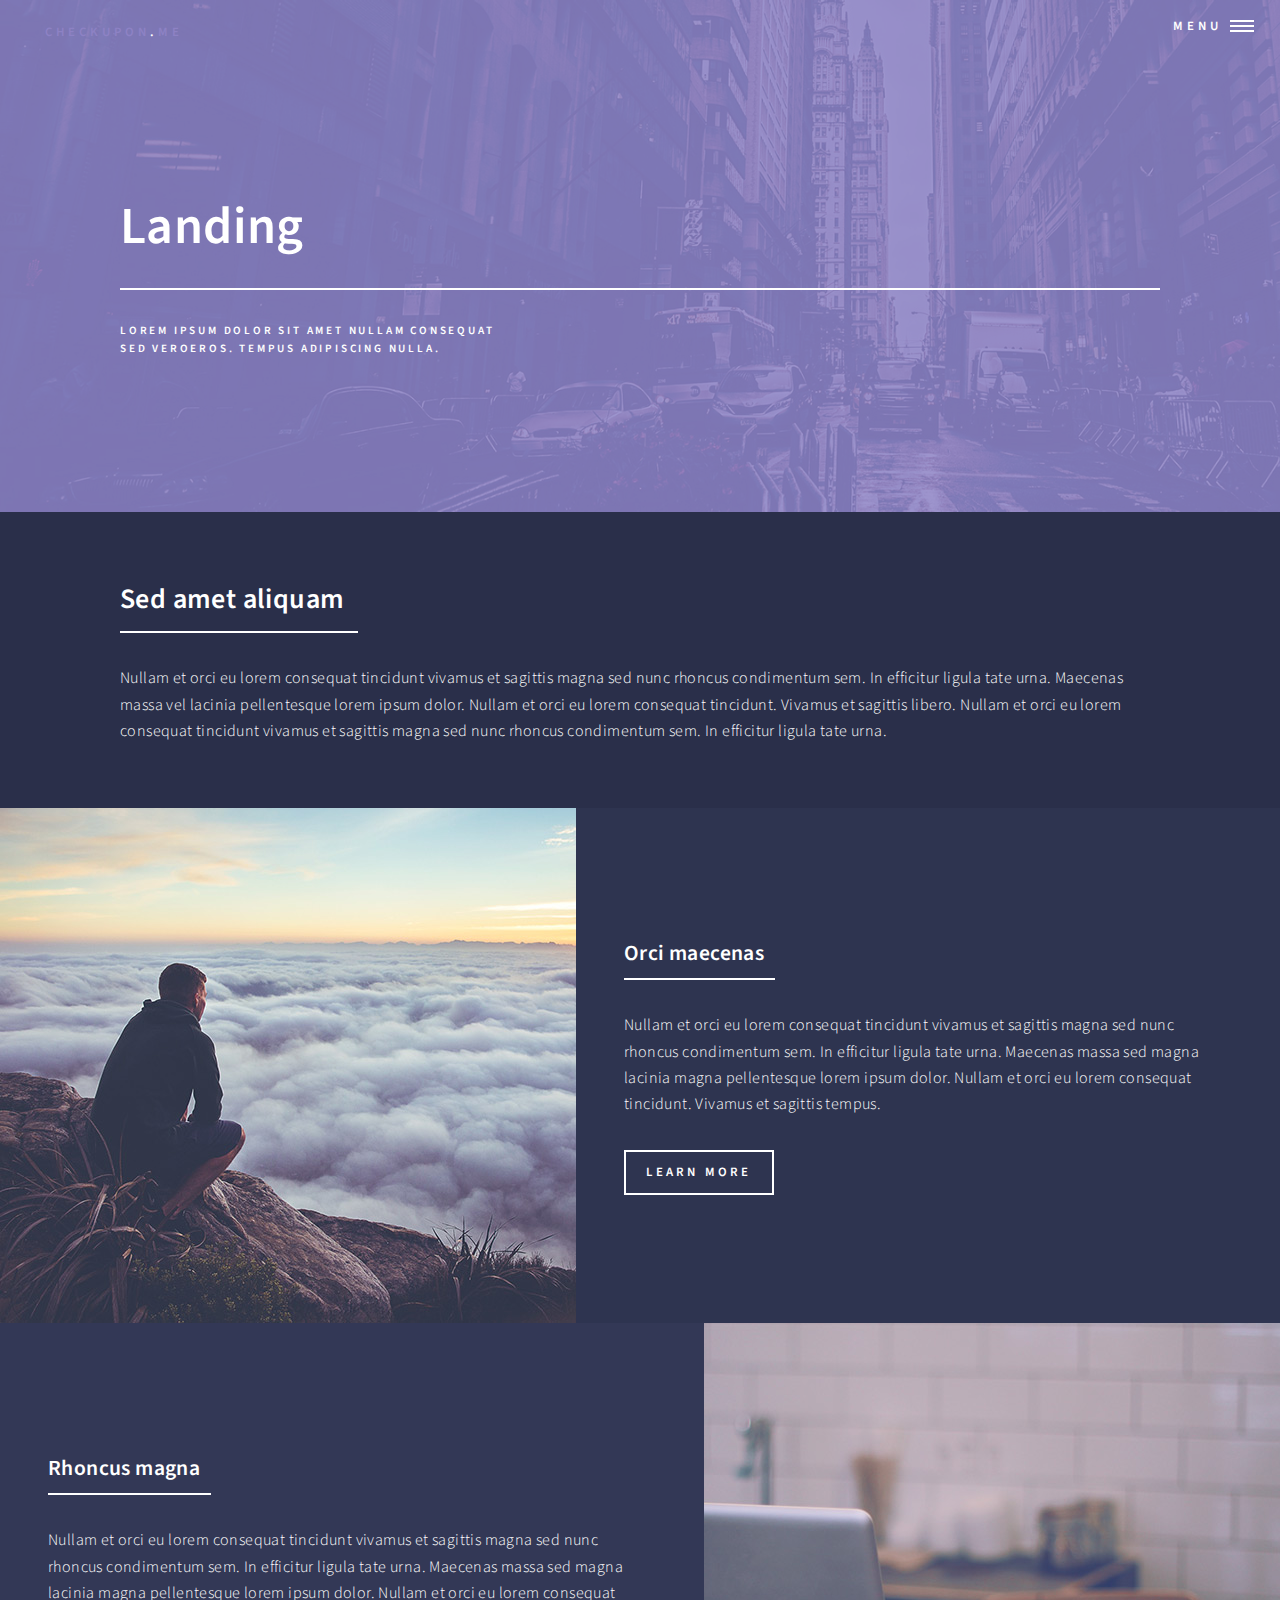
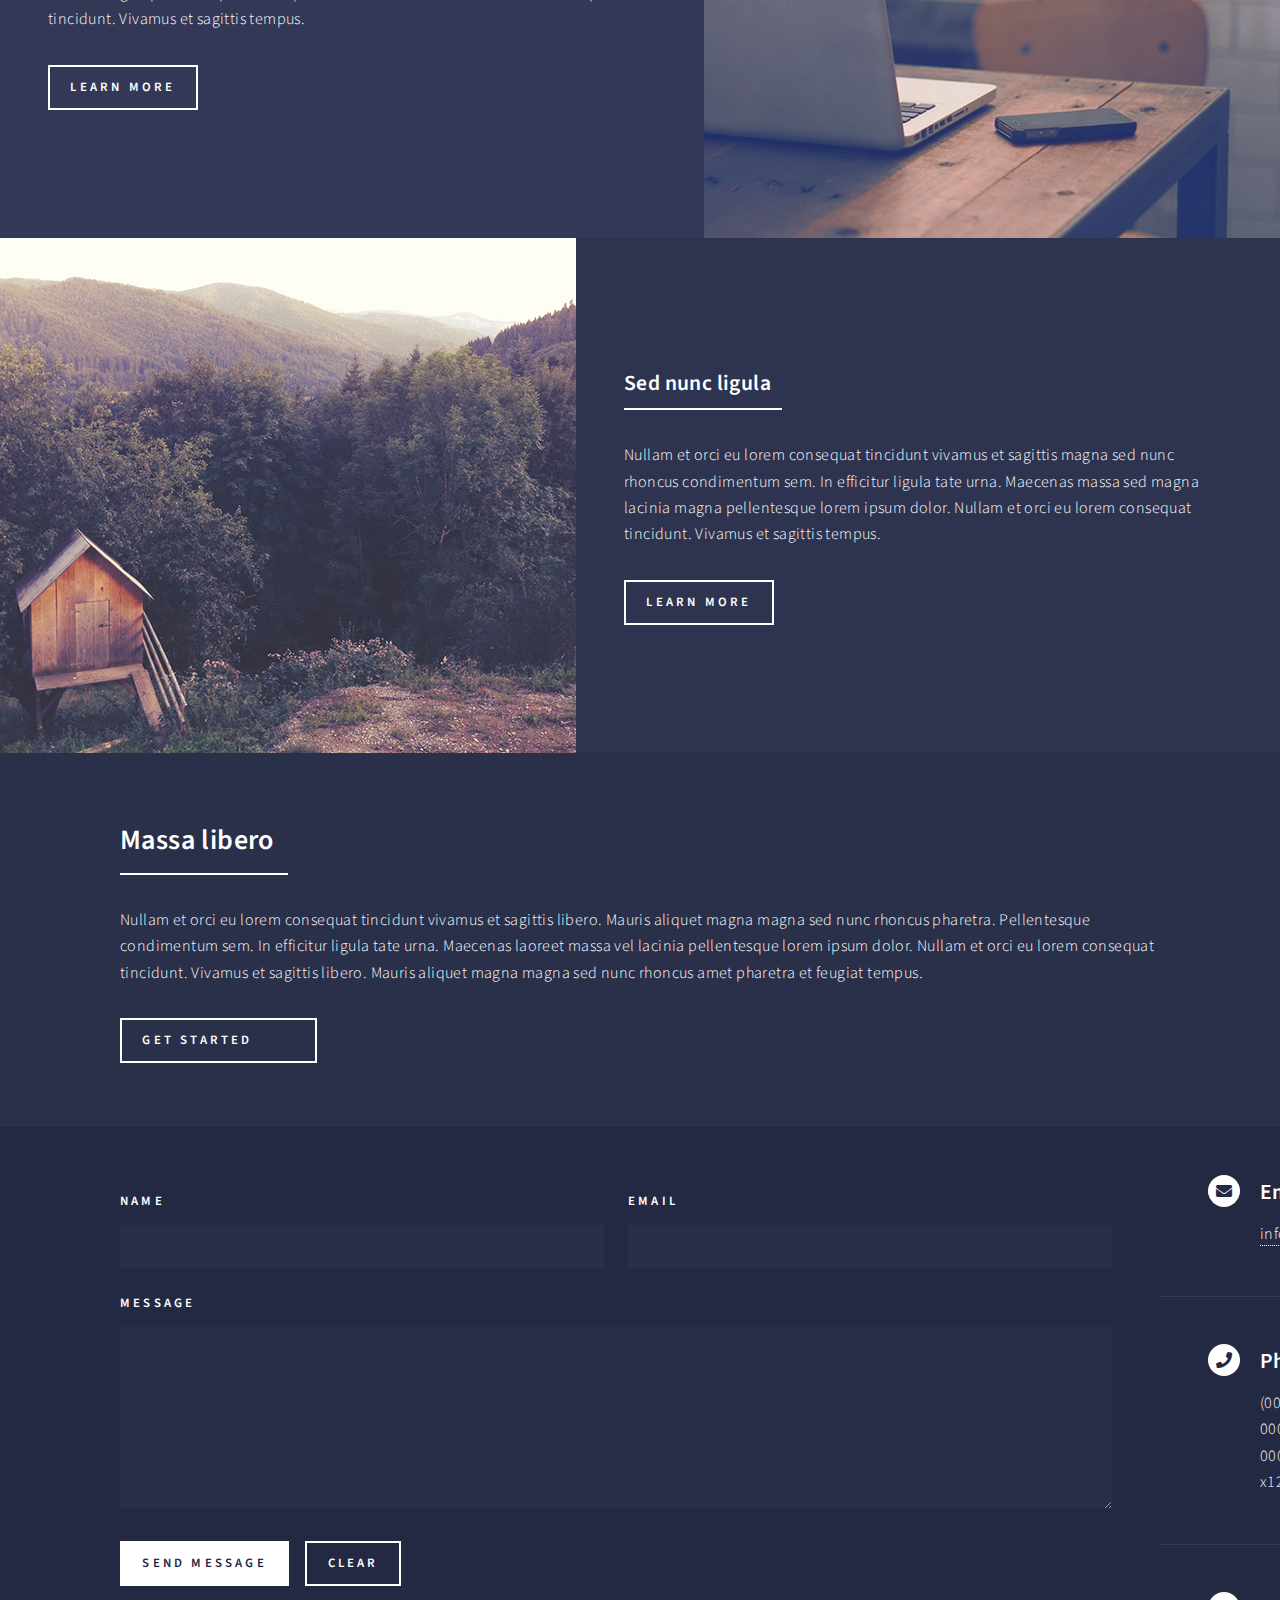
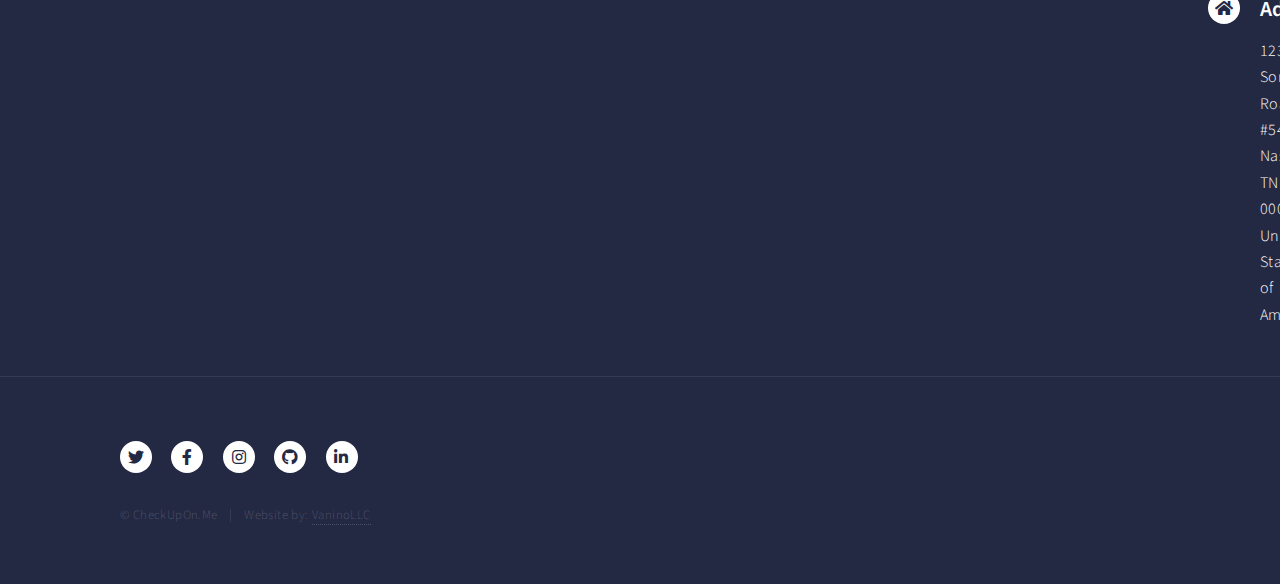
<file: landing.html>
<!DOCTYPE HTML>
<html>
	<head>
		<title>CheckUpOn.Me</title>
		<meta charset="utf-8" />
		<meta name="viewport" content="width=device-width, initial-scale=1, user-scalable=no" />
		<link rel="stylesheet" href="assets/css/main.css" />
		<noscript><link rel="stylesheet" href="assets/css/noscript.css" /></noscript>
	</head>
	<body class="is-preload">

		<!-- Wrapper -->
			<div id="wrapper">

				<!-- Header -->
				<!-- Note: The "styleN" class below should match that of the banner element. -->
					<header id="header" class="alt style2">
						<a href="index.html" class="logo"><strong>Check</strong><strong>Up</strong><strong>On</strong><span>.</span><strong>me</strong></a>
						<nav>
							<a href="#menu">Menu</a>
						</nav>
					</header>

				<!-- Menu -->
					<nav id="menu">
						<ul class="links">
							<li><a href="index.html">Home</a></li>
							<li><a href="https://github.com/ProgressiveCoders/projects/issues/160">About</a></li>
							<li><a href="https://github.com/ProgressiveCoders/projects/issues/160">The Project Proposal</a></li>
						</ul>
						<ul class="actions stacked">
<!--
							<li><a href="" class="button primary fit">Get Checked On</a></li>
							<li><a href="#" class="button primary fit">Checked On Someone</a></li>
							<li><a href="#" class="button fit">Log In</a></li>
-->
						</ul>
					</nav>

				<!-- Banner -->
				<!-- Note: The "styleN" class below should match that of the header element. -->
					<section id="banner" class="style2">
						<div class="inner">
							<span class="image">
								<img src="images/pic07.jpg" alt="" />
							</span>
							<header class="major">
								<h1>Landing</h1>
							</header>
							<div class="content">
								<p>Lorem ipsum dolor sit amet nullam consequat<br />
								sed veroeros. tempus adipiscing nulla.</p>
							</div>
						</div>
					</section>

				<!-- Main -->
					<div id="main">

						<!-- One -->
							<section id="one">
								<div class="inner">
									<header class="major">
										<h2>Sed amet aliquam</h2>
									</header>
									<p>Nullam et orci eu lorem consequat tincidunt vivamus et sagittis magna sed nunc rhoncus condimentum sem. In efficitur ligula tate urna. Maecenas massa vel lacinia pellentesque lorem ipsum dolor. Nullam et orci eu lorem consequat tincidunt. Vivamus et sagittis libero. Nullam et orci eu lorem consequat tincidunt vivamus et sagittis magna sed nunc rhoncus condimentum sem. In efficitur ligula tate urna.</p>
								</div>
							</section>

						<!-- Two -->
							<section id="two" class="spotlights">
								<section>
									<a href="generic.html" class="image">
										<img src="images/pic08.jpg" alt="" data-position="center center" />
									</a>
									<div class="content">
										<div class="inner">
											<header class="major">
												<h3>Orci maecenas</h3>
											</header>
											<p>Nullam et orci eu lorem consequat tincidunt vivamus et sagittis magna sed nunc rhoncus condimentum sem. In efficitur ligula tate urna. Maecenas massa sed magna lacinia magna pellentesque lorem ipsum dolor. Nullam et orci eu lorem consequat tincidunt. Vivamus et sagittis tempus.</p>
											<ul class="actions">
												<li><a href="generic.html" class="button">Learn more</a></li>
											</ul>
										</div>
									</div>
								</section>
								<section>
									<a href="generic.html" class="image">
										<img src="images/pic09.jpg" alt="" data-position="top center" />
									</a>
									<div class="content">
										<div class="inner">
											<header class="major">
												<h3>Rhoncus magna</h3>
											</header>
											<p>Nullam et orci eu lorem consequat tincidunt vivamus et sagittis magna sed nunc rhoncus condimentum sem. In efficitur ligula tate urna. Maecenas massa sed magna lacinia magna pellentesque lorem ipsum dolor. Nullam et orci eu lorem consequat tincidunt. Vivamus et sagittis tempus.</p>
											<ul class="actions">
												<li><a href="generic.html" class="button">Learn more</a></li>
											</ul>
										</div>
									</div>
								</section>
								<section>
									<a href="generic.html" class="image">
										<img src="images/pic10.jpg" alt="" data-position="25% 25%" />
									</a>
									<div class="content">
										<div class="inner">
											<header class="major">
												<h3>Sed nunc ligula</h3>
											</header>
											<p>Nullam et orci eu lorem consequat tincidunt vivamus et sagittis magna sed nunc rhoncus condimentum sem. In efficitur ligula tate urna. Maecenas massa sed magna lacinia magna pellentesque lorem ipsum dolor. Nullam et orci eu lorem consequat tincidunt. Vivamus et sagittis tempus.</p>
											<ul class="actions">
												<li><a href="generic.html" class="button">Learn more</a></li>
											</ul>
										</div>
									</div>
								</section>
							</section>

						<!-- Three -->
							<section id="three">
								<div class="inner">
									<header class="major">
										<h2>Massa libero</h2>
									</header>
									<p>Nullam et orci eu lorem consequat tincidunt vivamus et sagittis libero. Mauris aliquet magna magna sed nunc rhoncus pharetra. Pellentesque condimentum sem. In efficitur ligula tate urna. Maecenas laoreet massa vel lacinia pellentesque lorem ipsum dolor. Nullam et orci eu lorem consequat tincidunt. Vivamus et sagittis libero. Mauris aliquet magna magna sed nunc rhoncus amet pharetra et feugiat tempus.</p>
									<ul class="actions">
										<li><a href="generic.html" class="button next">Get Started</a></li>
									</ul>
								</div>
							</section>

					</div>

				<!-- Contact -->
					<section id="contact">
						<div class="inner">
							<section>
								<form method="post" action="#">
									<div class="fields">
										<div class="field half">
											<label for="name">Name</label>
											<input type="text" name="name" id="name" />
										</div>
										<div class="field half">
											<label for="email">Email</label>
											<input type="text" name="email" id="email" />
										</div>
										<div class="field">
											<label for="message">Message</label>
											<textarea name="message" id="message" rows="6"></textarea>
										</div>
									</div>
									<ul class="actions">
										<li><input type="submit" value="Send Message" class="primary" /></li>
										<li><input type="reset" value="Clear" /></li>
									</ul>
								</form>
							</section>
							<section class="split">
								<section>
									<div class="contact-method">
										<span class="icon solid alt fa-envelope"></span>
										<h3>Email</h3>
										<a href="#">information@untitled.tld</a>
									</div>
								</section>
								<section>
									<div class="contact-method">
										<span class="icon solid alt fa-phone"></span>
										<h3>Phone</h3>
										<span>(000) 000-0000 x12387</span>
									</div>
								</section>
								<section>
									<div class="contact-method">
										<span class="icon solid alt fa-home"></span>
										<h3>Address</h3>
										<span>1234 Somewhere Road #5432<br />
										Nashville, TN 00000<br />
										United States of America</span>
									</div>
								</section>
							</section>
						</div>
					</section>

				<!-- Footer -->
					<footer id="footer">
						<div class="inner">
							<ul class="icons">
								<li><a href="#" class="icon brands alt fa-twitter"><span class="label">Twitter</span></a></li>
								<li><a href="#" class="icon brands alt fa-facebook-f"><span class="label">Facebook</span></a></li>
								<li><a href="#" class="icon brands alt fa-instagram"><span class="label">Instagram</span></a></li>
								<li><a href="#" class="icon brands alt fa-github"><span class="label">GitHub</span></a></li>
								<li><a href="#" class="icon brands alt fa-linkedin-in"><span class="label">LinkedIn</span></a></li>
							</ul>
							<ul class="copyright">
								<li>&copy; CheckUpOn.Me</li><li>Website by: <a href="https://vaninollc.com">VaninoLLC</a></li>
							</ul>
						</div>
					</footer>

			</div>

		<!-- Scripts -->
			<script src="assets/js/jquery.min.js"></script>
			<script src="assets/js/jquery.scrolly.min.js"></script>
			<script src="assets/js/jquery.scrollex.min.js"></script>
			<script src="assets/js/browser.min.js"></script>
			<script src="assets/js/breakpoints.min.js"></script>
			<script src="assets/js/util.js"></script>
			<script src="assets/js/main.js"></script>

	</body>
</html>
</file>
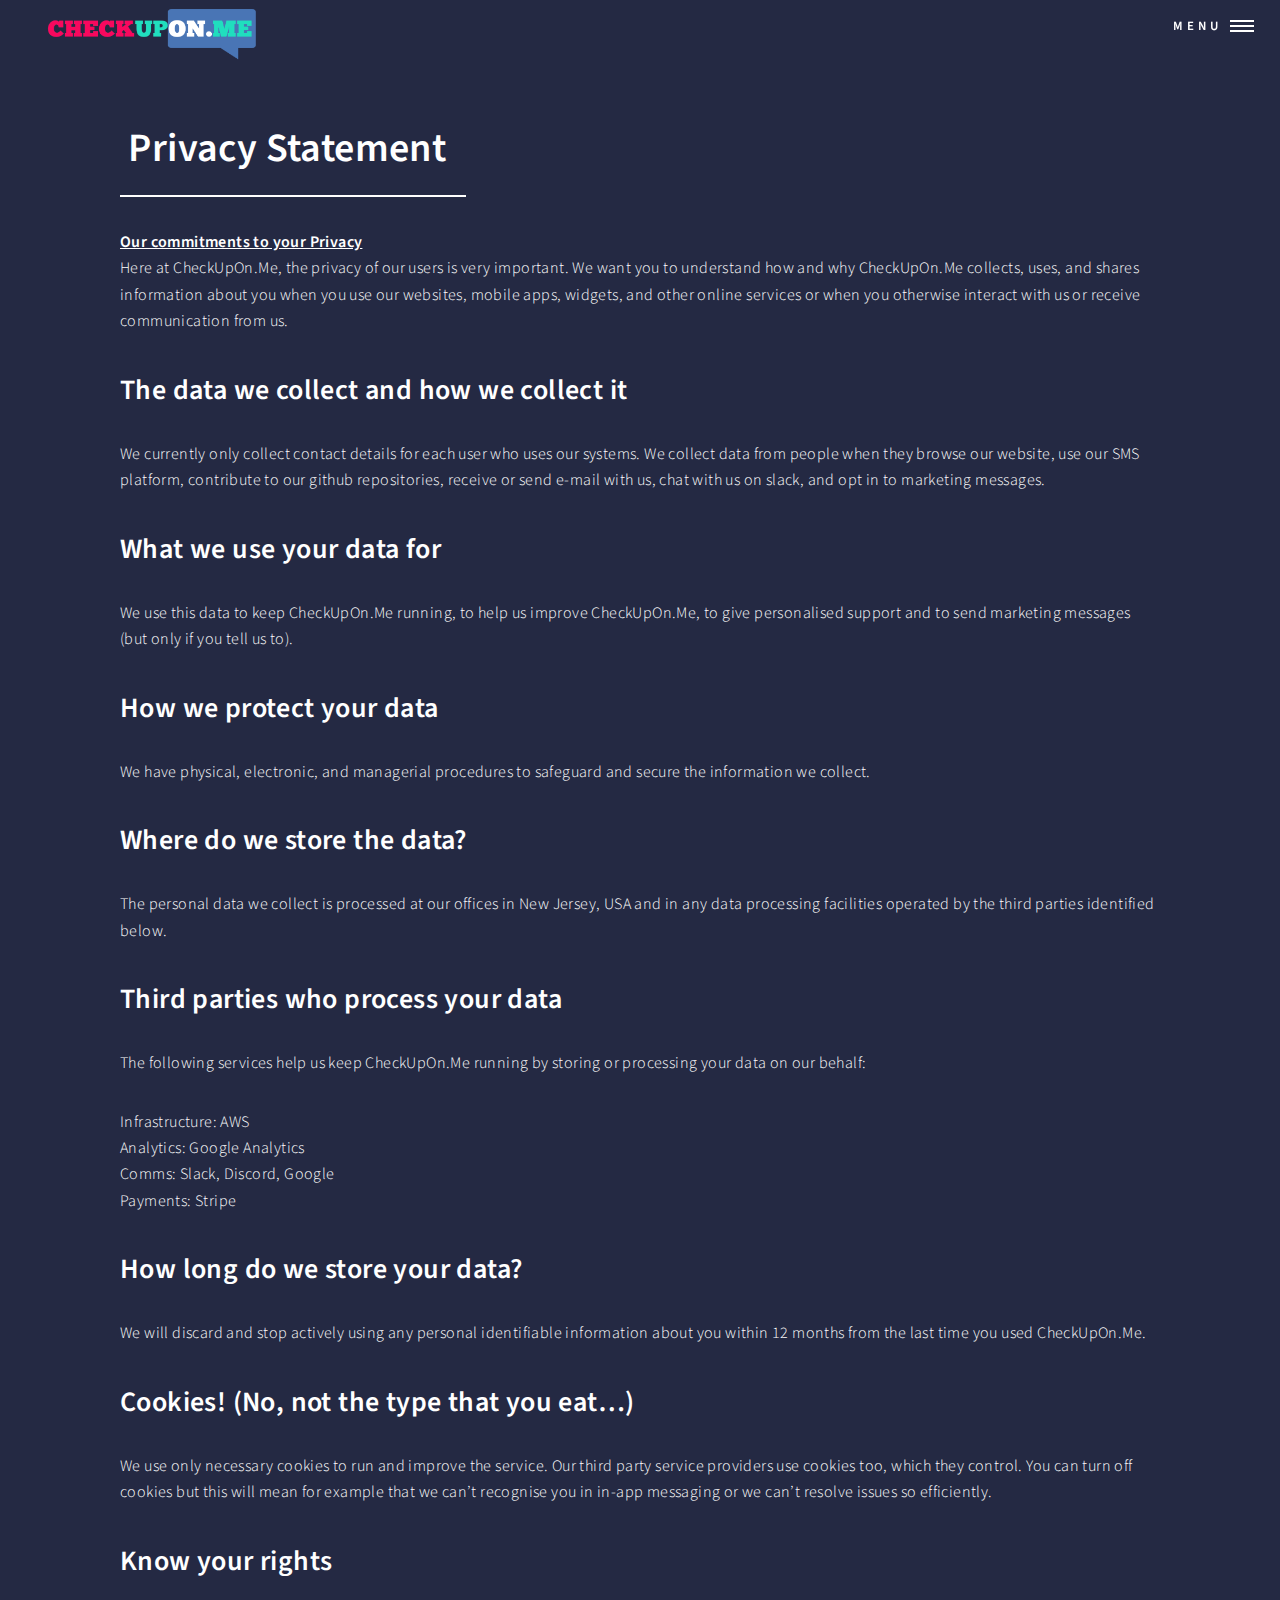
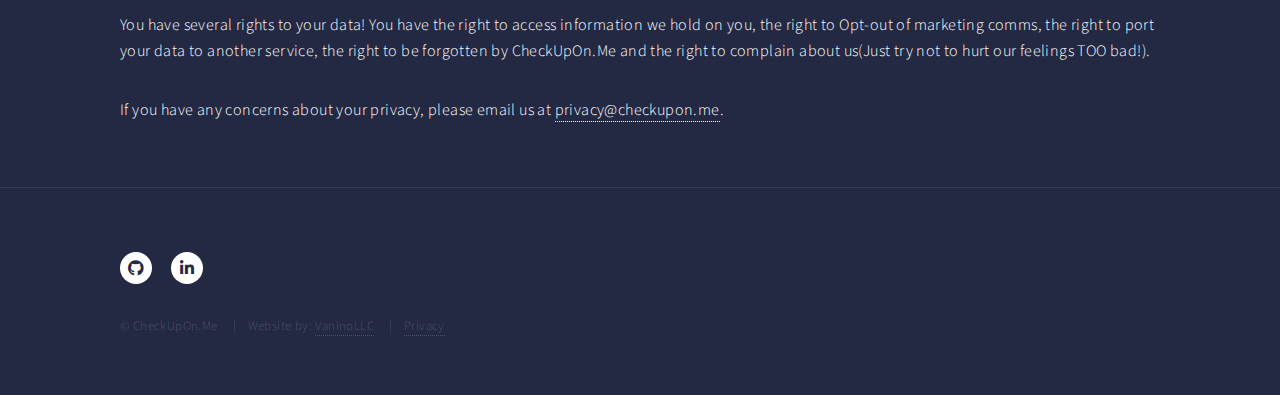
<file: privacy.html>
<!DOCTYPE HTML>
<html>
<head>
<title>CheckUpOn.Me</title>
<meta charset="utf-8" />
<meta name="viewport" content="width=device-width, initial-scale=1, user-scalable=no" />
<link rel="stylesheet" href="assets/css/main.css" />
<noscript>
<link rel="stylesheet" href="assets/css/noscript.css" />
</noscript>
<link rel="shortcut icon" href="images/favicon.ico" type="image/x-icon">
</head>
<body class="is-preload">

<!-- Wrapper -->
<div id="wrapper"> 
  
  <!-- Header -->
  <header id="header" class="alt"> <a href="https://www.checkupon.me" class="hvr-grow logo"><img src="images/logo.png" height="55" width="215">
    <nav> <a href="#menu">Menu</a> </nav>
  </header>
  
  <!-- Menu -->
  <nav id="menu">
    <ul class="links">
      <li><a href="https://checkupon.me">Home</a></li>
      <li><a href="https://github.com/checkuponme/info">About</a></li>
    </ul>
    <ul class="actions stacked">
      <!-- <li><a href="" class="button primary fit">Get Checked On</a></li> -->
      <li><a href="https://spoke.checkupon.me" class="button primary fit">Volunteer Spoke Login</a></li>
    </ul>
  </nav>
  
  <!-- Main -->
  <div id="main" class="alt"> 
    
    <!-- One -->
    <section id="one">
      <div class="inner">
        <header class="major">
          <h1>&nbsp;Privacy Statement</h1>
        </header>
        <strong><span style="text-decoration:underline;">Our commitments to your Privacy</span></strong>
        <p> Here at CheckUpOn.Me, the privacy of our users is very important. We want you to understand how and why CheckUpOn.Me collects, uses, and shares information about you when you use our websites, mobile apps, widgets, and other online services or when you otherwise interact with us or receive communication from us. </p>
        <h2><strong>The data we collect and how we collect it</strong></h2>
        <p> We currently only collect contact details for each user who uses our systems. We collect data from people when they browse our website, use our SMS platform, contribute to our github repositories, receive or send e-mail with us, chat with us on slack, and opt in to marketing messages. </p>
        <h2><strong>What we use your data for</strong></h2>
        <p> We use this data to keep CheckUpOn.Me running, to help us improve CheckUpOn.Me, to give personalised support and to send marketing messages (but only if you tell us to). </p>
        <h2><strong>How we protect your data</strong></h2>
        <p> We have physical, electronic, and managerial procedures to safeguard and secure the information we collect. </p>
        <h2><strong>Where do we store the data?</strong></h2>
        <p> The personal data we collect is processed at our offices in New Jersey, USA and in any data processing facilities operated by the third parties identified below. </p>
        <h2><strong>Third parties who process your data</strong></h2>
        <p> The following services help us keep CheckUpOn.Me running by storing or processing your data on our behalf: </p>
        <p> Infrastructure: AWS<br>
          Analytics: Google Analytics<br>
          Comms: Slack, Discord, Google<br>
          Payments: Stripe<br>
        </p>
        <h2><strong>How long do we store your data?</strong></h2>
        <p> We will discard and stop actively using any personal identifiable information about you within 12 months from the last time you used CheckUpOn.Me. </p>
        <h2><strong>Cookies! (No, not the type that you eat…)</strong></h2>
        <p> We use only necessary cookies to run and improve the service. Our third party service providers use cookies too, which they control. You can turn off cookies but this will mean for example that we can’t recognise you in in-app messaging or we can’t resolve issues so efficiently. </p>
        <h2><strong>Know your rights</strong></h2>
        <p> You have several rights to your data! You have the right to access information we hold on you, the right to Opt-out of marketing comms, the right to port your data to another service, the right to be forgotten by CheckUpOn.Me and the right to complain about us(Just try not to hurt our feelings TOO bad!). </p>
        <p> If you have any concerns about your privacy, please email us at <a href="mailto:privacy@checkupon.me">privacy@checkupon.me</a>. </p>
      </div>
    </section>
  </div>
  <!-- Footer -->
  <footer id="footer">
    <div class="inner">
      <ul class="icons">
        <!--        <li><a href="#" class="icon brands alt fa-twitter"><span class="label">Twitter</span></a></li>-->
        <!--        <li><a href="#" class="icon brands alt fa-facebook-f"><span class="label">Facebook</span></a></li>-->
        <!--        <li><a href="#" class="icon brands alt fa-instagram"><span class="label">Instagram</span></a></li>-->
        <li><a href="https://github.com/checkuponme" class="icon brands alt fa-github"><span class="label">GitHub</span></a></li>
        <li><a href="https://www.linkedin.com/in/vanino/" class="icon brands alt fa-linkedin-in"><span class="label">LinkedIn</span></a></li>
      </ul>
      <ul class="copyright">
        <li>&copy; CheckUpOn.Me</li>
        <li>Website by: <a href="https://vaninollc.com">VaninoLLC</a></li>
        <li><a href="privacy.html">Privacy</a></li>
      </ul>
    </div>
  </footer>
</div>

<!-- Scripts -->
<script src="assets/js/jquery.min.js"></script>
<script src="assets/js/jquery.scrolly.min.js"></script>
<script src="assets/js/jquery.scrollex.min.js"></script>
<script src="assets/js/browser.min.js"></script>
<script src="assets/js/breakpoints.min.js"></script>
<script src="assets/js/util.js"></script>
<script src="assets/js/main.js"></script>
</body>
</html>
</file>
<file: assets/css/noscript.css>
/* Banner */

	body.is-preload #banner:after {
		opacity: 0.85;
	}

	body.is-preload #banner > .inner {
		-moz-filter: none;
		-webkit-filter: none;
		-ms-filter: none;
		filter: none;
		-moz-transform: none;
		-webkit-transform: none;
		-ms-transform: none;
		transform: none;
		opacity: 1;
	}
</file>
<file: assets/css/main.css>
@import url(fontawesome-all.min.css);
@import url("https://fonts.googleapis.com/css?family=Source+Sans+Pro:300,300italic,600,600italic");



html, body, div, span, applet, object,
iframe, h1, h2, h3, h4, h5, h6, p, blockquote,
pre, a, abbr, acronym, address, big, cite,
code, del, dfn, em, img, ins, kbd, q, s, samp,
small, strike, strong, sub, sup, tt, var, b,
u, i, center, dl, dt, dd, ol, ul, li, fieldset,
form, label, legend, table, caption, tbody,
tfoot, thead, tr, th, td, article, aside,
canvas, details, embed, figure, figcaption,
footer, header, hgroup, menu, nav, output, ruby,
section, summary, time, mark, audio, video {
	margin: 0;
	padding: 0;
	border: 0;
	font-size: 100%;
	font: inherit;
	vertical-align: baseline;}

article, aside, details, figcaption, figure,
footer, header, hgroup, menu, nav, section {
	display: block;}

body {
	line-height: 1;
}

ol, ul {
	list-style: none;
}

blockquote, q {
	quotes: none;
}

	blockquote:before, blockquote:after, q:before, q:after {
		content: '';
		content: none;
	}

table {
	border-collapse: collapse;
	border-spacing: 0;
}

body {
	-webkit-text-size-adjust: none;
}

mark {
	background-color: transparent;
	color: inherit;
}

input::-moz-focus-inner {
	border: 0;
	padding: 0;
}

input, select, textarea {
	-moz-appearance: none;
	-webkit-appearance: none;
	-ms-appearance: none;
	appearance: none;
}

/* Basic */

	@-ms-viewport {
		width: device-width;
	}

	body {
		-ms-overflow-style: scrollbar;
	}

	@media screen and (max-width: 480px) {

		html, body {
			min-width: 320px;
		}

	}

	html {
		box-sizing: border-box;
	}

	*, *:before, *:after {
		box-sizing: inherit;
	}

	body {
		background: #242943;
	}

		body.is-preload *, body.is-preload *:before, body.is-preload *:after {
			-moz-animation: none !important;
			-webkit-animation: none !important;
			-ms-animation: none !important;
			animation: none !important;
			-moz-transition: none !important;
			-webkit-transition: none !important;
			-ms-transition: none !important;
			transition: none !important;
		}

/* Type */

	body, input, select, textarea {
		color: #ffffff;
		font-family: "Source Sans Pro", Helvetica, sans-serif;
		font-size: 17pt;
		font-weight: 300;
		letter-spacing: 0.025em;
		line-height: 1.65;
	}

		@media screen and (max-width: 1680px) {

			body, input, select, textarea {
				font-size: 14pt;
			}

		}

		@media screen and (max-width: 1280px) {

			body, input, select, textarea {
				font-size: 12pt;
			}

		}

		@media screen and (max-width: 360px) {

			body, input, select, textarea {
				font-size: 11pt;
			}

		}

	a {
		-moz-transition: color 0.2s ease-in-out, border-bottom-color 0.2s ease-in-out;
		-webkit-transition: color 0.2s ease-in-out, border-bottom-color 0.2s ease-in-out;
		-ms-transition: color 0.2s ease-in-out, border-bottom-color 0.2s ease-in-out;
		transition: color 0.2s ease-in-out, border-bottom-color 0.2s ease-in-out;
		border-bottom: dotted 1px;
		color: inherit;
		text-decoration: none;
	}

		a:hover {
			border-bottom-color: transparent;
			color: #9bf1ff !important;
		}

		a:active {
			color: #53e3fb !important;
		}

	strong, b {
		color: #ffffff;
		font-weight: 600;
	}

	em, i {
		font-style: italic;
	}

	p {
		margin: 0 0 2em 0;
	}

	h1, h2, h3, h4, h5, h6 {
		color: #ffffff;
		font-weight: 600;
		line-height: 1.65;
		margin: 0 0 1em 0;
	}

		h1 a, h2 a, h3 a, h4 a, h5 a, h6 a {
			color: inherit;
			border-bottom: 0;
		}

	h1 {
		font-size: 2.5em;
	}

	h2 {
		font-size: 1.75em;
	}

	h3 {
		font-size: 1.35em;
	}

	h4 {
		font-size: 1.1em;
	}

	h5 {
		font-size: 0.9em;
	}

	h6 {
		font-size: 0.7em;
	}

	@media screen and (max-width: 736px) {

		h1 {
			font-size: 2em;
		}

		h2 {
			font-size: 1.5em;
		}

		h3 {
			font-size: 1.25em;
		}

	}

	sub {
		font-size: 0.8em;
		position: relative;
		top: 0.5em;
	}

	sup {
		font-size: 0.8em;
		position: relative;
		top: -0.5em;
	}

	blockquote {
		border-left: solid 4px rgba(212, 212, 255, 0.1);
		font-style: italic;
		margin: 0 0 2em 0;
		padding: 0.5em 0 0.5em 2em;
	}

	code {
		background: rgba(212, 212, 255, 0.035);
		font-family: "Courier New", monospace;
		font-size: 0.9em;
		margin: 0 0.25em;
		padding: 0.25em 0.65em;
	}

	pre {
		-webkit-overflow-scrolling: touch;
		font-family: "Courier New", monospace;
		font-size: 0.9em;
		margin: 0 0 2em 0;
	}

		pre code {
			display: block;
			line-height: 1.75;
			padding: 1em 1.5em;
			overflow-x: auto;
		}

	hr {
		border: 0;
		border-bottom: solid 1px rgba(212, 212, 255, 0.1);
		margin: 2em 0;
	}

		hr.major {
			margin: 3em 0;
		}

	.align-left {
		text-align: left;
	}

	.align-center {
		text-align: center;
	}

	.align-right {
		text-align: right;
	}

/* Row */

	.row {
		display: flex;
		flex-wrap: wrap;
		box-sizing: border-box;
		align-items: stretch;
	}

		.row > * {
			box-sizing: border-box;
		}

		.row.gtr-uniform > * > :last-child {
			margin-bottom: 0;
		}

		.row.aln-left {
			justify-content: flex-start;
		}

		.row.aln-center {
			justify-content: center;
		}

		.row.aln-right {
			justify-content: flex-end;
		}

		.row.aln-top {
			align-items: flex-start;
		}

		.row.aln-middle {
			align-items: center;
		}

		.row.aln-bottom {
			align-items: flex-end;
		}

		.row > .imp {
			order: -1;
		}

		.row > .col-1 {
			width: 8.33333%;
		}

		.row > .off-1 {
			margin-left: 8.33333%;
		}

		.row > .col-2 {
			width: 16.66667%;
		}

		.row > .off-2 {
			margin-left: 16.66667%;
		}

		.row > .col-3 {
			width: 25%;
		}

		.row > .off-3 {
			margin-left: 25%;
		}

		.row > .col-4 {
			width: 33.33333%;
		}

		.row > .off-4 {
			margin-left: 33.33333%;
		}

		.row > .col-5 {
			width: 41.66667%;
		}

		.row > .off-5 {
			margin-left: 41.66667%;
		}

		.row > .col-6 {
			width: 50%;
		}

		.row > .off-6 {
			margin-left: 50%;
		}

		.row > .col-7 {
			width: 58.33333%;
		}

		.row > .off-7 {
			margin-left: 58.33333%;
		}

		.row > .col-8 {
			width: 66.66667%;
		}

		.row > .off-8 {
			margin-left: 66.66667%;
		}

		.row > .col-9 {
			width: 75%;
		}

		.row > .off-9 {
			margin-left: 75%;
		}

		.row > .col-10 {
			width: 83.33333%;
		}

		.row > .off-10 {
			margin-left: 83.33333%;
		}

		.row > .col-11 {
			width: 91.66667%;
		}

		.row > .off-11 {
			margin-left: 91.66667%;
		}

		.row > .col-12 {
			width: 100%;
		}

		.row > .off-12 {
			margin-left: 100%;
		}

		.row.gtr-0 {
			margin-top: 0;
			margin-left: 0em;
		}

			.row.gtr-0 > * {
				padding: 0 0 0 0em;
			}

			.row.gtr-0.gtr-uniform {
				margin-top: 0em;
			}

				.row.gtr-0.gtr-uniform > * {
					padding-top: 0em;
				}

		.row.gtr-25 {
			margin-top: 0;
			margin-left: -0.5em;
		}

			.row.gtr-25 > * {
				padding: 0 0 0 0.5em;
			}

			.row.gtr-25.gtr-uniform {
				margin-top: -0.5em;
			}

				.row.gtr-25.gtr-uniform > * {
					padding-top: 0.5em;
				}

		.row.gtr-50 {
			margin-top: 0;
			margin-left: -1em;
		}

			.row.gtr-50 > * {
				padding: 0 0 0 1em;
			}

			.row.gtr-50.gtr-uniform {
				margin-top: -1em;
			}

				.row.gtr-50.gtr-uniform > * {
					padding-top: 1em;
				}

		.row {
			margin-top: 0;
			margin-left: -2em;
		}

			.row > * {
				padding: 0 0 0 2em;
			}

			.row.gtr-uniform {
				margin-top: -2em;
			}

				.row.gtr-uniform > * {
					padding-top: 2em;
				}

		.row.gtr-150 {
			margin-top: 0;
			margin-left: -3em;
		}

			.row.gtr-150 > * {
				padding: 0 0 0 3em;
			}

			.row.gtr-150.gtr-uniform {
				margin-top: -3em;
			}

				.row.gtr-150.gtr-uniform > * {
					padding-top: 3em;
				}

		.row.gtr-200 {
			margin-top: 0;
			margin-left: -4em;
		}

			.row.gtr-200 > * {
				padding: 0 0 0 4em;
			}

			.row.gtr-200.gtr-uniform {
				margin-top: -4em;
			}

				.row.gtr-200.gtr-uniform > * {
					padding-top: 4em;
				}

		@media screen and (max-width: 1680px) {

			.row {
				display: flex;
				flex-wrap: wrap;
				box-sizing: border-box;
				align-items: stretch;
			}

				.row > * {
					box-sizing: border-box;
				}

				.row.gtr-uniform > * > :last-child {
					margin-bottom: 0;
				}

				.row.aln-left {
					justify-content: flex-start;
				}

				.row.aln-center {
					justify-content: center;
				}

				.row.aln-right {
					justify-content: flex-end;
				}

				.row.aln-top {
					align-items: flex-start;
				}

				.row.aln-middle {
					align-items: center;
				}

				.row.aln-bottom {
					align-items: flex-end;
				}

				.row > .imp-xlarge {
					order: -1;
				}

				.row > .col-1-xlarge {
					width: 8.33333%;
				}

				.row > .off-1-xlarge {
					margin-left: 8.33333%;
				}

				.row > .col-2-xlarge {
					width: 16.66667%;
				}

				.row > .off-2-xlarge {
					margin-left: 16.66667%;
				}

				.row > .col-3-xlarge {
					width: 25%;
				}

				.row > .off-3-xlarge {
					margin-left: 25%;
				}

				.row > .col-4-xlarge {
					width: 33.33333%;
				}

				.row > .off-4-xlarge {
					margin-left: 33.33333%;
				}

				.row > .col-5-xlarge {
					width: 41.66667%;
				}

				.row > .off-5-xlarge {
					margin-left: 41.66667%;
				}

				.row > .col-6-xlarge {
					width: 50%;
				}

				.row > .off-6-xlarge {
					margin-left: 50%;
				}

				.row > .col-7-xlarge {
					width: 58.33333%;
				}

				.row > .off-7-xlarge {
					margin-left: 58.33333%;
				}

				.row > .col-8-xlarge {
					width: 66.66667%;
				}

				.row > .off-8-xlarge {
					margin-left: 66.66667%;
				}

				.row > .col-9-xlarge {
					width: 75%;
				}

				.row > .off-9-xlarge {
					margin-left: 75%;
				}

				.row > .col-10-xlarge {
					width: 83.33333%;
				}

				.row > .off-10-xlarge {
					margin-left: 83.33333%;
				}

				.row > .col-11-xlarge {
					width: 91.66667%;
				}

				.row > .off-11-xlarge {
					margin-left: 91.66667%;
				}

				.row > .col-12-xlarge {
					width: 100%;
				}

				.row > .off-12-xlarge {
					margin-left: 100%;
				}

				.row.gtr-0 {
					margin-top: 0;
					margin-left: 0em;
				}

					.row.gtr-0 > * {
						padding: 0 0 0 0em;
					}

					.row.gtr-0.gtr-uniform {
						margin-top: 0em;
					}

						.row.gtr-0.gtr-uniform > * {
							padding-top: 0em;
						}

				.row.gtr-25 {
					margin-top: 0;
					margin-left: -0.5em;
				}

					.row.gtr-25 > * {
						padding: 0 0 0 0.5em;
					}

					.row.gtr-25.gtr-uniform {
						margin-top: -0.5em;
					}

						.row.gtr-25.gtr-uniform > * {
							padding-top: 0.5em;
						}

				.row.gtr-50 {
					margin-top: 0;
					margin-left: -1em;
				}

					.row.gtr-50 > * {
						padding: 0 0 0 1em;
					}

					.row.gtr-50.gtr-uniform {
						margin-top: -1em;
					}

						.row.gtr-50.gtr-uniform > * {
							padding-top: 1em;
						}

				.row {
					margin-top: 0;
					margin-left: -2em;
				}

					.row > * {
						padding: 0 0 0 2em;
					}

					.row.gtr-uniform {
						margin-top: -2em;
					}

						.row.gtr-uniform > * {
							padding-top: 2em;
						}

				.row.gtr-150 {
					margin-top: 0;
					margin-left: -3em;
				}

					.row.gtr-150 > * {
						padding: 0 0 0 3em;
					}

					.row.gtr-150.gtr-uniform {
						margin-top: -3em;
					}

						.row.gtr-150.gtr-uniform > * {
							padding-top: 3em;
						}

				.row.gtr-200 {
					margin-top: 0;
					margin-left: -4em;
				}

					.row.gtr-200 > * {
						padding: 0 0 0 4em;
					}

					.row.gtr-200.gtr-uniform {
						margin-top: -4em;
					}

						.row.gtr-200.gtr-uniform > * {
							padding-top: 4em;
						}

		}

		@media screen and (max-width: 1280px) {

			.row {
				display: flex;
				flex-wrap: wrap;
				box-sizing: border-box;
				align-items: stretch;
			}

				.row > * {
					box-sizing: border-box;
				}

				.row.gtr-uniform > * > :last-child {
					margin-bottom: 0;
				}

				.row.aln-left {
					justify-content: flex-start;
				}

				.row.aln-center {
					justify-content: center;
				}

				.row.aln-right {
					justify-content: flex-end;
				}

				.row.aln-top {
					align-items: flex-start;
				}

				.row.aln-middle {
					align-items: center;
				}

				.row.aln-bottom {
					align-items: flex-end;
				}

				.row > .imp-large {
					order: -1;
				}

				.row > .col-1-large {
					width: 8.33333%;
				}

				.row > .off-1-large {
					margin-left: 8.33333%;
				}

				.row > .col-2-large {
					width: 16.66667%;
				}

				.row > .off-2-large {
					margin-left: 16.66667%;
				}

				.row > .col-3-large {
					width: 25%;
				}

				.row > .off-3-large {
					margin-left: 25%;
				}

				.row > .col-4-large {
					width: 33.33333%;
				}

				.row > .off-4-large {
					margin-left: 33.33333%;
				}

				.row > .col-5-large {
					width: 41.66667%;
				}

				.row > .off-5-large {
					margin-left: 41.66667%;
				}

				.row > .col-6-large {
					width: 50%;
				}

				.row > .off-6-large {
					margin-left: 50%;
				}

				.row > .col-7-large {
					width: 58.33333%;
				}

				.row > .off-7-large {
					margin-left: 58.33333%;
				}

				.row > .col-8-large {
					width: 66.66667%;
				}

				.row > .off-8-large {
					margin-left: 66.66667%;
				}

				.row > .col-9-large {
					width: 75%;
				}

				.row > .off-9-large {
					margin-left: 75%;
				}

				.row > .col-10-large {
					width: 83.33333%;
				}

				.row > .off-10-large {
					margin-left: 83.33333%;
				}

				.row > .col-11-large {
					width: 91.66667%;
				}

				.row > .off-11-large {
					margin-left: 91.66667%;
				}

				.row > .col-12-large {
					width: 100%;
				}

				.row > .off-12-large {
					margin-left: 100%;
				}

				.row.gtr-0 {
					margin-top: 0;
					margin-left: 0em;
				}

					.row.gtr-0 > * {
						padding: 0 0 0 0em;
					}

					.row.gtr-0.gtr-uniform {
						margin-top: 0em;
					}

						.row.gtr-0.gtr-uniform > * {
							padding-top: 0em;
						}

				.row.gtr-25 {
					margin-top: 0;
					margin-left: -0.375em;
				}

					.row.gtr-25 > * {
						padding: 0 0 0 0.375em;
					}

					.row.gtr-25.gtr-uniform {
						margin-top: -0.375em;
					}

						.row.gtr-25.gtr-uniform > * {
							padding-top: 0.375em;
						}

				.row.gtr-50 {
					margin-top: 0;
					margin-left: -0.75em;
				}

					.row.gtr-50 > * {
						padding: 0 0 0 0.75em;
					}

					.row.gtr-50.gtr-uniform {
						margin-top: -0.75em;
					}

						.row.gtr-50.gtr-uniform > * {
							padding-top: 0.75em;
						}

				.row {
					margin-top: 0;
					margin-left: -1.5em;
				}

					.row > * {
						padding: 0 0 0 1.5em;
					}

					.row.gtr-uniform {
						margin-top: -1.5em;
					}

						.row.gtr-uniform > * {
							padding-top: 1.5em;
						}

				.row.gtr-150 {
					margin-top: 0;
					margin-left: -2.25em;
				}

					.row.gtr-150 > * {
						padding: 0 0 0 2.25em;
					}

					.row.gtr-150.gtr-uniform {
						margin-top: -2.25em;
					}

						.row.gtr-150.gtr-uniform > * {
							padding-top: 2.25em;
						}

				.row.gtr-200 {
					margin-top: 0;
					margin-left: -3em;
				}

					.row.gtr-200 > * {
						padding: 0 0 0 3em;
					}

					.row.gtr-200.gtr-uniform {
						margin-top: -3em;
					}

						.row.gtr-200.gtr-uniform > * {
							padding-top: 3em;
						}

		}

		@media screen and (max-width: 980px) {

			.row {
				display: flex;
				flex-wrap: wrap;
				box-sizing: border-box;
				align-items: stretch;
			}

				.row > * {
					box-sizing: border-box;
				}

				.row.gtr-uniform > * > :last-child {
					margin-bottom: 0;
				}

				.row.aln-left {
					justify-content: flex-start;
				}

				.row.aln-center {
					justify-content: center;
				}

				.row.aln-right {
					justify-content: flex-end;
				}

				.row.aln-top {
					align-items: flex-start;
				}

				.row.aln-middle {
					align-items: center;
				}

				.row.aln-bottom {
					align-items: flex-end;
				}

				.row > .imp-medium {
					order: -1;
				}

				.row > .col-1-medium {
					width: 8.33333%;
				}

				.row > .off-1-medium {
					margin-left: 8.33333%;
				}

				.row > .col-2-medium {
					width: 16.66667%;
				}

				.row > .off-2-medium {
					margin-left: 16.66667%;
				}

				.row > .col-3-medium {
					width: 25%;
				}

				.row > .off-3-medium {
					margin-left: 25%;
				}

				.row > .col-4-medium {
					width: 33.33333%;
				}

				.row > .off-4-medium {
					margin-left: 33.33333%;
				}

				.row > .col-5-medium {
					width: 41.66667%;
				}

				.row > .off-5-medium {
					margin-left: 41.66667%;
				}

				.row > .col-6-medium {
					width: 50%;
				}

				.row > .off-6-medium {
					margin-left: 50%;
				}

				.row > .col-7-medium {
					width: 58.33333%;
				}

				.row > .off-7-medium {
					margin-left: 58.33333%;
				}

				.row > .col-8-medium {
					width: 66.66667%;
				}

				.row > .off-8-medium {
					margin-left: 66.66667%;
				}

				.row > .col-9-medium {
					width: 75%;
				}

				.row > .off-9-medium {
					margin-left: 75%;
				}

				.row > .col-10-medium {
					width: 83.33333%;
				}

				.row > .off-10-medium {
					margin-left: 83.33333%;
				}

				.row > .col-11-medium {
					width: 91.66667%;
				}

				.row > .off-11-medium {
					margin-left: 91.66667%;
				}

				.row > .col-12-medium {
					width: 100%;
				}

				.row > .off-12-medium {
					margin-left: 100%;
				}

				.row.gtr-0 {
					margin-top: 0;
					margin-left: 0em;
				}

					.row.gtr-0 > * {
						padding: 0 0 0 0em;
					}

					.row.gtr-0.gtr-uniform {
						margin-top: 0em;
					}

						.row.gtr-0.gtr-uniform > * {
							padding-top: 0em;
						}

				.row.gtr-25 {
					margin-top: 0;
					margin-left: -0.375em;
				}

					.row.gtr-25 > * {
						padding: 0 0 0 0.375em;
					}

					.row.gtr-25.gtr-uniform {
						margin-top: -0.375em;
					}

						.row.gtr-25.gtr-uniform > * {
							padding-top: 0.375em;
						}

				.row.gtr-50 {
					margin-top: 0;
					margin-left: -0.75em;
				}

					.row.gtr-50 > * {
						padding: 0 0 0 0.75em;
					}

					.row.gtr-50.gtr-uniform {
						margin-top: -0.75em;
					}

						.row.gtr-50.gtr-uniform > * {
							padding-top: 0.75em;
						}

				.row {
					margin-top: 0;
					margin-left: -1.5em;
				}

					.row > * {
						padding: 0 0 0 1.5em;
					}

					.row.gtr-uniform {
						margin-top: -1.5em;
					}

						.row.gtr-uniform > * {
							padding-top: 1.5em;
						}

				.row.gtr-150 {
					margin-top: 0;
					margin-left: -2.25em;
				}

					.row.gtr-150 > * {
						padding: 0 0 0 2.25em;
					}

					.row.gtr-150.gtr-uniform {
						margin-top: -2.25em;
					}

						.row.gtr-150.gtr-uniform > * {
							padding-top: 2.25em;
						}

				.row.gtr-200 {
					margin-top: 0;
					margin-left: -3em;
				}

					.row.gtr-200 > * {
						padding: 0 0 0 3em;
					}

					.row.gtr-200.gtr-uniform {
						margin-top: -3em;
					}

						.row.gtr-200.gtr-uniform > * {
							padding-top: 3em;
						}

		}

		@media screen and (max-width: 736px) {

			.row {
				display: flex;
				flex-wrap: wrap;
				box-sizing: border-box;
				align-items: stretch;
			}

				.row > * {
					box-sizing: border-box;
				}

				.row.gtr-uniform > * > :last-child {
					margin-bottom: 0;
				}

				.row.aln-left {
					justify-content: flex-start;
				}

				.row.aln-center {
					justify-content: center;
				}

				.row.aln-right {
					justify-content: flex-end;
				}

				.row.aln-top {
					align-items: flex-start;
				}

				.row.aln-middle {
					align-items: center;
				}

				.row.aln-bottom {
					align-items: flex-end;
				}

				.row > .imp-small {
					order: -1;
				}

				.row > .col-1-small {
					width: 8.33333%;
				}

				.row > .off-1-small {
					margin-left: 8.33333%;
				}

				.row > .col-2-small {
					width: 16.66667%;
				}

				.row > .off-2-small {
					margin-left: 16.66667%;
				}

				.row > .col-3-small {
					width: 25%;
				}

				.row > .off-3-small {
					margin-left: 25%;
				}

				.row > .col-4-small {
					width: 33.33333%;
				}

				.row > .off-4-small {
					margin-left: 33.33333%;
				}

				.row > .col-5-small {
					width: 41.66667%;
				}

				.row > .off-5-small {
					margin-left: 41.66667%;
				}

				.row > .col-6-small {
					width: 50%;
				}

				.row > .off-6-small {
					margin-left: 50%;
				}

				.row > .col-7-small {
					width: 58.33333%;
				}

				.row > .off-7-small {
					margin-left: 58.33333%;
				}

				.row > .col-8-small {
					width: 66.66667%;
				}

				.row > .off-8-small {
					margin-left: 66.66667%;
				}

				.row > .col-9-small {
					width: 75%;
				}

				.row > .off-9-small {
					margin-left: 75%;
				}

				.row > .col-10-small {
					width: 83.33333%;
				}

				.row > .off-10-small {
					margin-left: 83.33333%;
				}

				.row > .col-11-small {
					width: 91.66667%;
				}

				.row > .off-11-small {
					margin-left: 91.66667%;
				}

				.row > .col-12-small {
					width: 100%;
				}

				.row > .off-12-small {
					margin-left: 100%;
				}

				.row.gtr-0 {
					margin-top: 0;
					margin-left: 0em;
				}

					.row.gtr-0 > * {
						padding: 0 0 0 0em;
					}

					.row.gtr-0.gtr-uniform {
						margin-top: 0em;
					}

						.row.gtr-0.gtr-uniform > * {
							padding-top: 0em;
						}

				.row.gtr-25 {
					margin-top: 0;
					margin-left: -0.3125em;
				}

					.row.gtr-25 > * {
						padding: 0 0 0 0.3125em;
					}

					.row.gtr-25.gtr-uniform {
						margin-top: -0.3125em;
					}

						.row.gtr-25.gtr-uniform > * {
							padding-top: 0.3125em;
						}

				.row.gtr-50 {
					margin-top: 0;
					margin-left: -0.625em;
				}

					.row.gtr-50 > * {
						padding: 0 0 0 0.625em;
					}

					.row.gtr-50.gtr-uniform {
						margin-top: -0.625em;
					}

						.row.gtr-50.gtr-uniform > * {
							padding-top: 0.625em;
						}

				.row {
					margin-top: 0;
					margin-left: -1.25em;
				}

					.row > * {
						padding: 0 0 0 1.25em;
					}

					.row.gtr-uniform {
						margin-top: -1.25em;
					}

						.row.gtr-uniform > * {
							padding-top: 1.25em;
						}

				.row.gtr-150 {
					margin-top: 0;
					margin-left: -1.875em;
				}

					.row.gtr-150 > * {
						padding: 0 0 0 1.875em;
					}

					.row.gtr-150.gtr-uniform {
						margin-top: -1.875em;
					}

						.row.gtr-150.gtr-uniform > * {
							padding-top: 1.875em;
						}

				.row.gtr-200 {
					margin-top: 0;
					margin-left: -2.5em;
				}

					.row.gtr-200 > * {
						padding: 0 0 0 2.5em;
					}

					.row.gtr-200.gtr-uniform {
						margin-top: -2.5em;
					}

						.row.gtr-200.gtr-uniform > * {
							padding-top: 2.5em;
						}

		}

		@media screen and (max-width: 480px) {

			.row {
				display: flex;
				flex-wrap: wrap;
				box-sizing: border-box;
				align-items: stretch;
			}

				.row > * {
					box-sizing: border-box;
				}

				.row.gtr-uniform > * > :last-child {
					margin-bottom: 0;
				}

				.row.aln-left {
					justify-content: flex-start;
				}

				.row.aln-center {
					justify-content: center;
				}

				.row.aln-right {
					justify-content: flex-end;
				}

				.row.aln-top {
					align-items: flex-start;
				}

				.row.aln-middle {
					align-items: center;
				}

				.row.aln-bottom {
					align-items: flex-end;
				}

				.row > .imp-xsmall {
					order: -1;
				}

				.row > .col-1-xsmall {
					width: 8.33333%;
				}

				.row > .off-1-xsmall {
					margin-left: 8.33333%;
				}

				.row > .col-2-xsmall {
					width: 16.66667%;
				}

				.row > .off-2-xsmall {
					margin-left: 16.66667%;
				}

				.row > .col-3-xsmall {
					width: 25%;
				}

				.row > .off-3-xsmall {
					margin-left: 25%;
				}

				.row > .col-4-xsmall {
					width: 33.33333%;
				}

				.row > .off-4-xsmall {
					margin-left: 33.33333%;
				}

				.row > .col-5-xsmall {
					width: 41.66667%;
				}

				.row > .off-5-xsmall {
					margin-left: 41.66667%;
				}

				.row > .col-6-xsmall {
					width: 50%;
				}

				.row > .off-6-xsmall {
					margin-left: 50%;
				}

				.row > .col-7-xsmall {
					width: 58.33333%;
				}

				.row > .off-7-xsmall {
					margin-left: 58.33333%;
				}

				.row > .col-8-xsmall {
					width: 66.66667%;
				}

				.row > .off-8-xsmall {
					margin-left: 66.66667%;
				}

				.row > .col-9-xsmall {
					width: 75%;
				}

				.row > .off-9-xsmall {
					margin-left: 75%;
				}

				.row > .col-10-xsmall {
					width: 83.33333%;
				}

				.row > .off-10-xsmall {
					margin-left: 83.33333%;
				}

				.row > .col-11-xsmall {
					width: 91.66667%;
				}

				.row > .off-11-xsmall {
					margin-left: 91.66667%;
				}

				.row > .col-12-xsmall {
					width: 100%;
				}

				.row > .off-12-xsmall {
					margin-left: 100%;
				}

				.row.gtr-0 {
					margin-top: 0;
					margin-left: 0em;
				}

					.row.gtr-0 > * {
						padding: 0 0 0 0em;
					}

					.row.gtr-0.gtr-uniform {
						margin-top: 0em;
					}

						.row.gtr-0.gtr-uniform > * {
							padding-top: 0em;
						}

				.row.gtr-25 {
					margin-top: 0;
					margin-left: -0.3125em;
				}

					.row.gtr-25 > * {
						padding: 0 0 0 0.3125em;
					}

					.row.gtr-25.gtr-uniform {
						margin-top: -0.3125em;
					}

						.row.gtr-25.gtr-uniform > * {
							padding-top: 0.3125em;
						}

				.row.gtr-50 {
					margin-top: 0;
					margin-left: -0.625em;
				}

					.row.gtr-50 > * {
						padding: 0 0 0 0.625em;
					}

					.row.gtr-50.gtr-uniform {
						margin-top: -0.625em;
					}

						.row.gtr-50.gtr-uniform > * {
							padding-top: 0.625em;
						}

				.row {
					margin-top: 0;
					margin-left: -1.25em;
				}

					.row > * {
						padding: 0 0 0 1.25em;
					}

					.row.gtr-uniform {
						margin-top: -1.25em;
					}

						.row.gtr-uniform > * {
							padding-top: 1.25em;
						}

				.row.gtr-150 {
					margin-top: 0;
					margin-left: -1.875em;
				}

					.row.gtr-150 > * {
						padding: 0 0 0 1.875em;
					}

					.row.gtr-150.gtr-uniform {
						margin-top: -1.875em;
					}

						.row.gtr-150.gtr-uniform > * {
							padding-top: 1.875em;
						}

				.row.gtr-200 {
					margin-top: 0;
					margin-left: -2.5em;
				}

					.row.gtr-200 > * {
						padding: 0 0 0 2.5em;
					}

					.row.gtr-200.gtr-uniform {
						margin-top: -2.5em;
					}

						.row.gtr-200.gtr-uniform > * {
							padding-top: 2.5em;
						}

		}

/* Section/Article */

	section.special, article.special {
		text-align: center;
	}

	header.major {
		width: -moz-max-content;
		width: -webkit-max-content;
		width: -ms-max-content;
		width: max-content;
		margin-bottom: 2em;
	}

		header.major > :first-child {
			margin-bottom: 0;
			width: calc(100% + 0.5em);
		}

			header.major > :first-child:after {
				content: '';
				background-color: #ffffff;
				display: block;
				height: 2px;
				margin: 0.325em 0 0.5em 0;
				width: 100%;
			}

		header.major > p {
			font-size: 0.7em;
			font-weight: 600;
			letter-spacing: 0.25em;
			margin-bottom: 0;
			text-transform: uppercase;
		}

		body.is-ie header.major > :first-child:after {
			max-width: 9em;
		}

		body.is-ie header.major > h1:after {
			max-width: 100% !important;
		}

	@media screen and (max-width: 736px) {

		header.major > p br {
			display: none;
		}

	}

/* Form */

	form {
		margin: 0 0 2em 0;
	}

		form > :last-child {
			margin-bottom: 0;
		}

		form > .fields {
			display: -moz-flex;
			display: -webkit-flex;
			display: -ms-flex;
			display: flex;
			-moz-flex-wrap: wrap;
			-webkit-flex-wrap: wrap;
			-ms-flex-wrap: wrap;
			flex-wrap: wrap;
			width: calc(100% + 3em);
			margin: -1.5em 0 2em -1.5em;
		}

			form > .fields > .field {
				-moz-flex-grow: 0;
				-webkit-flex-grow: 0;
				-ms-flex-grow: 0;
				flex-grow: 0;
				-moz-flex-shrink: 0;
				-webkit-flex-shrink: 0;
				-ms-flex-shrink: 0;
				flex-shrink: 0;
				padding: 1.5em 0 0 1.5em;
				width: calc(100% - 1.5em);
			}

				form > .fields > .field.half {
					width: calc(50% - 0.75em);
				}

				form > .fields > .field.third {
					width: calc(100%/3 - 0.5em);
				}

				form > .fields > .field.quarter {
					width: calc(25% - 0.375em);
				}

		@media screen and (max-width: 480px) {

			form > .fields {
				width: calc(100% + 3em);
				margin: -1.5em 0 2em -1.5em;
			}

				form > .fields > .field {
					padding: 1.5em 0 0 1.5em;
					width: calc(100% - 1.5em);
				}

					form > .fields > .field.half {
						width: calc(100% - 1.5em);
					}

					form > .fields > .field.third {
						width: calc(100% - 1.5em);
					}

					form > .fields > .field.quarter {
						width: calc(100% - 1.5em);
					}

		}

	label {
		color: #ffffff;
		display: block;
		font-size: 0.8em;
		font-weight: 600;
		letter-spacing: 0.25em;
		margin: 0 0 1em 0;
		text-transform: uppercase;
	}

	input[type="text"],
	input[type="password"],
	input[type="email"],
	input[type="tel"],
	input[type="search"],
	input[type="url"],
	select,
	textarea {
		-moz-appearance: none;
		-webkit-appearance: none;
		-ms-appearance: none;
		appearance: none;
		background: rgba(212, 212, 255, 0.035);
		border: none;
		border-radius: 0;
		color: inherit;
		display: block;
		outline: 0;
		padding: 0 1em;
		text-decoration: none;
		width: 100%;
	}

		input[type="text"]:invalid,
		input[type="password"]:invalid,
		input[type="email"]:invalid,
		input[type="tel"]:invalid,
		input[type="search"]:invalid,
		input[type="url"]:invalid,
		select:invalid,
		textarea:invalid {
			box-shadow: none;
		}

		input[type="text"]:focus,
		input[type="password"]:focus,
		input[type="email"]:focus,
		input[type="tel"]:focus,
		input[type="search"]:focus,
		input[type="url"]:focus,
		select:focus,
		textarea:focus {
			border-color: #9bf1ff;
			box-shadow: 0 0 0 2px #9bf1ff;
		}

	select {
		background-image: url("data:image/svg+xml;charset=utf8,%3Csvg xmlns='http://www.w3.org/2000/svg' width='40' height='40' preserveAspectRatio='none' viewBox='0 0 40 40'%3E%3Cpath d='M9.4,12.3l10.4,10.4l10.4-10.4c0.2-0.2,0.5-0.4,0.9-0.4c0.3,0,0.6,0.1,0.9,0.4l3.3,3.3c0.2,0.2,0.4,0.5,0.4,0.9 c0,0.4-0.1,0.6-0.4,0.9L20.7,31.9c-0.2,0.2-0.5,0.4-0.9,0.4c-0.3,0-0.6-0.1-0.9-0.4L4.3,17.3c-0.2-0.2-0.4-0.5-0.4-0.9 c0-0.4,0.1-0.6,0.4-0.9l3.3-3.3c0.2-0.2,0.5-0.4,0.9-0.4S9.1,12.1,9.4,12.3z' fill='rgba(212, 212, 255, 0.1)' /%3E%3C/svg%3E");
		background-size: 1.25rem;
		background-repeat: no-repeat;
		background-position: calc(100% - 1rem) center;
		height: 2.75em;
		padding-right: 2.75em;
		text-overflow: ellipsis;
	}

		select option {
			color: #ffffff;
			background: #242943;
		}

		select:focus::-ms-value {
			background-color: transparent;
		}

		select::-ms-expand {
			display: none;
		}

	input[type="text"],
	input[type="password"],
	input[type="email"],
	input[type="tel"],
	input[type="search"],
	input[type="url"],
	select {
		height: 2.75em;
	}

	textarea {
		padding: 0.75em 1em;
	}

	input[type="checkbox"],
	input[type="radio"] {
		-moz-appearance: none;
		-webkit-appearance: none;
		-ms-appearance: none;
		appearance: none;
		display: block;
		float: left;
		margin-right: -2em;
		opacity: 0;
		width: 1em;
		z-index: -1;
	}

		input[type="checkbox"] + label,
		input[type="radio"] + label {
			text-decoration: none;
			color: #ffffff;
			cursor: pointer;
			display: inline-block;
			font-weight: 300;
			padding-left: 2.65em;
			padding-right: 0.75em;
			position: relative;
		}

			input[type="checkbox"] + label:before,
			input[type="radio"] + label:before {
				-moz-osx-font-smoothing: grayscale;
				-webkit-font-smoothing: antialiased;
				display: inline-block;
				font-style: normal;
				font-variant: normal;
				text-rendering: auto;
				line-height: 1;
				text-transform: none !important;
				font-family: 'Font Awesome 5 Free';
				font-weight: 900;
			}

			input[type="checkbox"] + label:before,
			input[type="radio"] + label:before {
				background: rgba(212, 212, 255, 0.035);
				content: '';
				display: inline-block;
				font-size: 0.8em;
				height: 2.0625em;
				left: 0;
				letter-spacing: 0;
				line-height: 2.0625em;
				position: absolute;
				text-align: center;
				top: 0;
				width: 2.0625em;
			}

		input[type="checkbox"]:checked + label:before,
		input[type="radio"]:checked + label:before {
			background: #ffffff;
			border-color: #9bf1ff;
			content: '\f00c';
			color: #242943;
		}

		input[type="checkbox"]:focus + label:before,
		input[type="radio"]:focus + label:before {
			box-shadow: 0 0 0 2px #9bf1ff;
		}

	input[type="radio"] + label:before {
		border-radius: 100%;
	}

	::-webkit-input-placeholder {
		color: rgba(244, 244, 255, 0.2) !important;
		opacity: 1.0;
	}

	:-moz-placeholder {
		color: rgba(244, 244, 255, 0.2) !important;
		opacity: 1.0;
	}

	::-moz-placeholder {
		color: rgba(244, 244, 255, 0.2) !important;
		opacity: 1.0;
	}

	:-ms-input-placeholder {
		color: rgba(244, 244, 255, 0.2) !important;
		opacity: 1.0;
	}

/* Box */

	.box {
		border: solid 1px rgba(212, 212, 255, 0.1);
		margin-bottom: 2em;
		padding: 1.5em;
	}

		.box > :last-child,
		.box > :last-child > :last-child,
		.box > :last-child > :last-child > :last-child {
			margin-bottom: 0;
		}

		.box.alt {
			border: 0;
			border-radius: 0;
			padding: 0;
		}

/* Icon */

	.icon {
		text-decoration: none;
		border-bottom: none;
		position: relative;
	}

		.icon:before {
			-moz-osx-font-smoothing: grayscale;
			-webkit-font-smoothing: antialiased;
			display: inline-block;
			font-style: normal;
			font-variant: normal;
			text-rendering: auto;
			line-height: 1;
			text-transform: none !important;
			font-family: 'Font Awesome 5 Free';
			font-weight: 400;
		}

		.icon > .label {
			display: none;
		}

		.icon:before {
			line-height: inherit;
		}

		.icon.solid:before {
			font-weight: 900;
		}

		.icon.brands:before {
			font-family: 'Font Awesome 5 Brands';
		}

		.icon.alt:before {
			background-color: #ffffff;
			border-radius: 100%;
			color: #242943;
			display: inline-block;
			height: 2em;
			line-height: 2em;
			text-align: center;
			width: 2em;
		}

	a.icon.alt:before {
		-moz-transition: background-color 0.2s ease-in-out;
		-webkit-transition: background-color 0.2s ease-in-out;
		-ms-transition: background-color 0.2s ease-in-out;
		transition: background-color 0.2s ease-in-out;
	}

	a.icon.alt:hover:before {
		background-color: #6fc3df;
	}

	a.icon.alt:active:before {
		background-color: #37a6cb;
	}

/* Image */

	.image {
		border: 0;
		display: inline-block;
		position: relative;
	}

		.image img {
			display: block;
		}

		.image.left, .image.right {
			max-width: 30%;
		}

			.image.left img, .image.right img {
				width: 100%;
			}

		.image.left {
			float: left;
			margin: 0 1.5em 1.25em 0;
			top: 0.25em;
		}

		.image.right {
			float: right;
			margin: 0 0 1.25em 1.5em;
			top: 0.25em;
		}

		.image.fit {
			display: block;
			margin: 0 0 2em 0;
			width: 100%;
		}

			.image.fit img {
				width: 100%;
			}

		.image.main {
			display: block;
			margin: 2.5em 0;
			width: 100%;
		}

			.image.main img {
				width: 100%;
			}

			@media screen and (max-width: 736px) {

				.image.main {
					margin: 1.5em 0;
				}

			}

/* List */

	ol {
		list-style: decimal;
		margin: 0 0 2em 0;
		padding-left: 1.25em;
	}

		ol li {
			padding-left: 0.25em;
		}

	ul {
		list-style: disc;
		margin: 0 0 2em 0;
		padding-left: 1em;
	}

		ul li {
			padding-left: 0.5em;
		}

		ul.alt {
			list-style: none;
			padding-left: 0;
		}

			ul.alt li {
				border-top: solid 1px rgba(212, 212, 255, 0.1);
				padding: 0.5em 0;
			}

				ul.alt li:first-child {
					border-top: 0;
					padding-top: 0;
				}

	dl {
		margin: 0 0 2em 0;
	}

		dl dt {
			display: block;
			font-weight: 600;
			margin: 0 0 1em 0;
		}

		dl dd {
			margin-left: 2em;
		}

/* Actions */

	ul.actions {
		display: -moz-flex;
		display: -webkit-flex;
		display: -ms-flex;
		display: flex;
		cursor: default;
		list-style: none;
		margin-left: -1em;
		padding-left: 0;
	}

		ul.actions li {
			padding: 0 0 0 1em;
			vertical-align: middle;
		}

		ul.actions.special {
			-moz-justify-content: center;
			-webkit-justify-content: center;
			-ms-justify-content: center;
			justify-content: center;
			width: 100%;
			margin-left: 0;
		}

			ul.actions.special li:first-child {
				padding-left: 0;
			}

		ul.actions.stacked {
			-moz-flex-direction: column;
			-webkit-flex-direction: column;
			-ms-flex-direction: column;
			flex-direction: column;
			margin-left: 0;
		}

			ul.actions.stacked li {
				padding: 1.3em 0 0 0;
			}

				ul.actions.stacked li:first-child {
					padding-top: 0;
				}

		ul.actions.fit {
			width: calc(100% + 1em);
		}

			ul.actions.fit li {
				-moz-flex-grow: 1;
				-webkit-flex-grow: 1;
				-ms-flex-grow: 1;
				flex-grow: 1;
				-moz-flex-shrink: 1;
				-webkit-flex-shrink: 1;
				-ms-flex-shrink: 1;
				flex-shrink: 1;
				width: 100%;
			}

				ul.actions.fit li > * {
					width: 100%;
				}

			ul.actions.fit.stacked {
				width: 100%;
			}

/* Icons */

	ul.icons {
		cursor: default;
		list-style: none;
		padding-left: 0;
	}

		ul.icons li {
			display: inline-block;
			padding: 0 1em 0 0;
		}

			ul.icons li:last-child {
				padding-right: 0;
			}

		@media screen and (max-width: 736px) {

			ul.icons li {
				padding: 0 0.75em 0 0;
			}

		}

/* Pagination */

	ul.pagination {
		cursor: default;
		list-style: none;
		padding-left: 0;
	}

		ul.pagination li {
			display: inline-block;
			padding-left: 0;
			vertical-align: middle;
		}

			ul.pagination li > .page {
				-moz-transition: background-color 0.2s ease-in-out, color 0.2s ease-in-out;
				-webkit-transition: background-color 0.2s ease-in-out, color 0.2s ease-in-out;
				-ms-transition: background-color 0.2s ease-in-out, color 0.2s ease-in-out;
				transition: background-color 0.2s ease-in-out, color 0.2s ease-in-out;
				border-bottom: 0;
				display: inline-block;
				font-size: 0.8em;
				font-weight: 600;
				height: 1.5em;
				line-height: 1.5em;
				margin: 0 0.125em;
				min-width: 1.5em;
				padding: 0 0.5em;
				text-align: center;
			}

				ul.pagination li > .page.active {
					background-color: #ffffff;
					color: #242943;
				}

					ul.pagination li > .page.active:hover {
						background-color: #9bf1ff;
						color: #242943 !important;
					}

					ul.pagination li > .page.active:active {
						background-color: #53e3fb;
					}

			ul.pagination li:first-child {
				padding-right: 0.75em;
			}

			ul.pagination li:last-child {
				padding-left: 0.75em;
			}

		@media screen and (max-width: 480px) {

			ul.pagination li:nth-child(n+2):nth-last-child(n+2) {
				display: none;
			}

			ul.pagination li:first-child {
				padding-right: 0;
			}

		}

/* Table */

	.table-wrapper {
		-webkit-overflow-scrolling: touch;
		overflow-x: auto;
	}

	table {
		margin: 0 0 2em 0;
		width: 100%;
	}

		table tbody tr {
			border: solid 1px rgba(212, 212, 255, 0.1);
			border-left: 0;
			border-right: 0;
		}

			table tbody tr:nth-child(2n + 1) {
				background-color: rgba(212, 212, 255, 0.035);
			}

		table td {
			padding: 0.75em 0.75em;
		}

		table th {
			color: #ffffff;
			font-size: 0.9em;
			font-weight: 600;
			padding: 0 0.75em 0.75em 0.75em;
			text-align: left;
		}

		table thead {
			border-bottom: solid 2px rgba(212, 212, 255, 0.1);
		}

		table tfoot {
			border-top: solid 2px rgba(212, 212, 255, 0.1);
		}

		table.alt {
			border-collapse: separate;
		}

			table.alt tbody tr td {
				border: solid 1px rgba(212, 212, 255, 0.1);
				border-left-width: 0;
				border-top-width: 0;
			}

				table.alt tbody tr td:first-child {
					border-left-width: 1px;
				}

			table.alt tbody tr:first-child td {
				border-top-width: 1px;
			}

			table.alt thead {
				border-bottom: 0;
			}

			table.alt tfoot {
				border-top: 0;
			}

/* Button */

	input[type="submit"],
	input[type="reset"],
	input[type="button"],
	button,
	.button {
		-moz-appearance: none;
		-webkit-appearance: none;
		-ms-appearance: none;
		appearance: none;
		-moz-transition: background-color 0.2s ease-in-out, box-shadow 0.2s ease-in-out, color 0.2s ease-in-out;
		-webkit-transition: background-color 0.2s ease-in-out, box-shadow 0.2s ease-in-out, color 0.2s ease-in-out;
		-ms-transition: background-color 0.2s ease-in-out, box-shadow 0.2s ease-in-out, color 0.2s ease-in-out;
		transition: background-color 0.2s ease-in-out, box-shadow 0.2s ease-in-out, color 0.2s ease-in-out;
		background-color: transparent;
		border: 0;
		border-radius: 0;
		box-shadow: inset 0 0 0 2px #ffffff;
		color: #ffffff;
		cursor: pointer;
		display: inline-block;
		font-size: 0.8em;
		font-weight: 600;
		height: 3.5em;
		letter-spacing: 0.25em;
		line-height: 3.5em;
		padding: 0 1.75em;
		text-align: center;
		text-decoration: none;
		text-transform: uppercase;
		white-space: nowrap;
	}

		input[type="submit"]:hover, input[type="submit"]:active,
		input[type="reset"]:hover,
		input[type="reset"]:active,
		input[type="button"]:hover,
		input[type="button"]:active,
		button:hover,
		button:active,
		.button:hover,
		.button:active {
			box-shadow: inset 0 0 0 2px #9bf1ff;
			color: #9bf1ff;
		}

		input[type="submit"]:active,
		input[type="reset"]:active,
		input[type="button"]:active,
		button:active,
		.button:active {
			background-color: rgba(155, 241, 255, 0.1);
			box-shadow: inset 0 0 0 2px #53e3fb;
			color: #53e3fb;
		}

		input[type="submit"].icon:before,
		input[type="reset"].icon:before,
		input[type="button"].icon:before,
		button.icon:before,
		.button.icon:before {
			margin-right: 0.0em;
		}

		input[type="submit"].fit,
		input[type="reset"].fit,
		input[type="button"].fit,
		button.fit,
		.button.fit {
			width: 100%;
		}

		input[type="submit"].small,
		input[type="reset"].small,
		input[type="button"].small,
		button.small,
		.button.small {
			font-size: 0.6em;
		}

		input[type="submit"].large,
		input[type="reset"].large,
		input[type="button"].large,
		button.large,
		.button.large {
			font-size: 1.25em;
			height: 3em;
			line-height: 3em;
		}

		input[type="submit"].next,
		input[type="reset"].next,
		input[type="button"].next,
		button.next,
		.button.next {
			padding-right: 1.5em;
			position: relative;
		}

			input[type="submit"].next:before, input[type="submit"].next:after,
			input[type="reset"].next:before,
			input[type="reset"].next:after,
			input[type="button"].next:before,
			input[type="button"].next:after,
			button.next:before,
			button.next:after,
			.button.next:before,
			.button.next:after {
				-moz-transition: opacity 0.2s ease-in-out;
				-webkit-transition: opacity 0.2s ease-in-out;
				-ms-transition: opacity 0.2s ease-in-out;
				transition: opacity 0.2s ease-in-out;
				background-position: center right;
				background-repeat: no-repeat;
				background-size: 1px 24px;
				content: '';
				display: block;
				height: 100%;
				position: absolute;
				right: 1.5em;
				top: 0;
				vertical-align: middle;
				width: 1px;
			}

			input[type="submit"].next:before,
			input[type="reset"].next:before,
			input[type="button"].next:before,
			button.next:before,
/*
			.button.next:before {
				background-image: url("data:image/svg+xml;charset=utf8,%3Csvg xmlns='http://www.w3.org/2000/svg' xmlns:xlink='http://www.w3.org/1999/xlink' width='36px' height='24px' viewBox='0 0 36 24' zoomAndPan='disable'%3E%3Cstyle%3Eline %7B stroke: %23ffffff%3B stroke-width: 2px%3B %7D%3C/style%3E%3Cline x1='0' y1='12' x2='34' y2='12' /%3E%3Cline x1='25' y1='4' x2='34' y2='12.5' /%3E%3Cline x1='25' y1='20' x2='34' y2='11.5' /%3E%3C/svg%3E");
			}
*/

			input[type="submit"].next:after,
			input[type="reset"].next:after,
			input[type="button"].next:after,
			button.next:after,
/*
			.button.next:after {
				background-image: url("data:image/svg+xml;charset=utf8,%3Csvg xmlns='http://www.w3.org/2000/svg' xmlns:xlink='http://www.w3.org/1999/xlink' width='36px' height='24px' viewBox='0 0 36 24' zoomAndPan='disable'%3E%3Cstyle%3Eline %7B stroke: %239bf1ff%3B stroke-width: 2px%3B %7D%3C/style%3E%3Cline x1='0' y1='12' x2='34' y2='12' /%3E%3Cline x1='25' y1='4' x2='34' y2='12.5' /%3E%3Cline x1='25' y1='20' x2='34' y2='11.5' /%3E%3C/svg%3E");
				opacity: 0;
				z-index: 1;
			}
*/

			input[type="submit"].next:hover:after, input[type="submit"].next:active:after,
			input[type="reset"].next:hover:after,
			input[type="reset"].next:active:after,
			input[type="button"].next:hover:after,
			input[type="button"].next:active:after,
			button.next:hover:after,
			button.next:active:after,
			.button.next:hover:after,
			.button.next:active:after {
				opacity: 1;
			}

			@media screen and (max-width: 1280px) {

				input[type="submit"].next,
				input[type="reset"].next,
				input[type="button"].next,
				button.next,
				.button.next {
					padding-right: 5em;
				}

			}

		input[type="submit"].primary,
		input[type="reset"].primary,
		input[type="button"].primary,
		button.primary,
		.button.primary {
			background-color: #ffffff;
			box-shadow: none;
			color: #242943;
		}

			input[type="submit"].primary:hover, input[type="submit"].primary:active,
			input[type="reset"].primary:hover,
			input[type="reset"].primary:active,
			input[type="button"].primary:hover,
			input[type="button"].primary:active,
			button.primary:hover,
			button.primary:active,
			.button.primary:hover,
			.button.primary:active {
				background-color: #9bf1ff;
				color: #242943 !important;
			}

			input[type="submit"].primary:active,
			input[type="reset"].primary:active,
			input[type="button"].primary:active,
			button.primary:active,
			.button.primary:active {
				background-color: #53e3fb;
			}

		input[type="submit"].disabled, input[type="submit"]:disabled,
		input[type="reset"].disabled,
		input[type="reset"]:disabled,
		input[type="button"].disabled,
		input[type="button"]:disabled,
		button.disabled,
		button:disabled,
		.button.disabled,
		.button:disabled {
			pointer-events: none;
			cursor: default;
			opacity: 0.25;
		}

/* Tiles */

	.tiles {
		display: -moz-flex;
		display: -webkit-flex;
		display: -ms-flex;
		display: flex;
		-moz-flex-wrap: wrap;
		-webkit-flex-wrap: wrap;
		-ms-flex-wrap: wrap;
		flex-wrap: wrap;
		border-top: 0 !important;
	}

		.tiles + * {
			border-top: 0 !important;
		}

		.tiles article {
			-moz-align-items: center;
			-webkit-align-items: center;
			-ms-align-items: center;
			align-items: center;
			display: -moz-flex;
			display: -webkit-flex;
			display: -ms-flex;
			display: flex;
			-moz-transition: -moz-transform 0.25s ease, opacity 0.25s ease, -moz-filter 1s ease, -webkit-filter 1s ease;
			-webkit-transition: -webkit-transform 0.25s ease, opacity 0.25s ease, -webkit-filter 1s ease, -webkit-filter 1s ease;
			-ms-transition: -ms-transform 0.25s ease, opacity 0.25s ease, -ms-filter 1s ease, -webkit-filter 1s ease;
			transition: transform 0.25s ease, opacity 0.25s ease, filter 1s ease, -webkit-filter 1s ease;
			padding: 4em 4em 2em 4em ;
			background-position: center;
			background-repeat: no-repeat;
			background-size: cover;
			cursor: default;
			height: 40vh;
			max-height: 40em;
			min-height: 23em;
			overflow: hidden;
			position: relative;
			width: 40%;
		}

			.tiles article .image {
				display: none;
			}

			.tiles article header {
				position: relative;
				z-index: 3;
			}

			.tiles article h3 {
				font-size: 1.75em;
			}

				.tiles article h3 a:hover {
					color: inherit !important;
				}

			.tiles article .link.primary {
				border: 0;
				height: 100%;
				left: 0;
				position: absolute;
				top: 0;
				width: 100%;
				z-index: 4;
			}

			.tiles article:before {
				-moz-transition: opacity 0.5s ease;
				-webkit-transition: opacity 0.5s ease;
				-ms-transition: opacity 0.5s ease;
				transition: opacity 0.5s ease;
				bottom: 0;
				content: '';
				display: block;
				height: 100%;
				left: 0;
				opacity: 0.85;
				position: absolute;
				width: 100%;
				z-index: 2;
			}

			.tiles article:after {
				background-color: rgba(36, 41, 67, 0.25);
				content: '';
				display: block;
				height: 100%;
				left: 0;
				position: absolute;
				top: 0;
				width: 100%;
				z-index: 1;
			}

			.tiles article:hover:before {
				opacity: 0;
			}

			.tiles article.is-transitioning {
				-moz-transform: scale(0.95);
				-webkit-transform: scale(0.95);
				-ms-transform: scale(0.95);
				transform: scale(0.95);
				-moz-filter: blur(0.5em);
				-webkit-filter: blur(0.5em);
				-ms-filter: blur(0.5em);
				filter: blur(0.5em);
				opacity: 0;
			}

			.tiles article:nth-child(4n - 1), .tiles article:nth-child(4n - 2) {
				width: 60%;
			}

			.tiles article:nth-child(6n - 5):before {
				background-color: #6fc3df;
			}

			.tiles article:nth-child(6n - 4):before {
				background-color: #8d82c4;
			}

			.tiles article:nth-child(6n - 3):before {
				background-color: #ec8d81;
			}

			.tiles article:nth-child(6n - 2):before {
				background-color: #e7b788;
			}

			.tiles article:nth-child(6n - 1):before {
				background-color: #8ea9e8;
			}

			.tiles article:nth-child(6n):before {
				background-color: #87c5a4;
			}

		@media screen and (max-width: 1280px) {

			.tiles article {
				padding: 4em 3em 2em 3em ;
				height: 30vh;
				max-height: 30em;
				min-height: 20em;
			}

		}

		@media screen and (max-width: 980px) {

			.tiles article {
				width: 50% !important;
			}

		}

		@media screen and (max-width: 736px) {

			.tiles article {
				padding: 3em 1.5em 1em 1.5em ;
				height: 16em;
				max-height: none;
				min-height: 0;
			}

				.tiles article h3 {
					font-size: 1.5em;
				}

		}

		@media screen and (max-width: 480px) {

			.tiles {
				display: block;
			}

				.tiles article {
					height: 20em;
					width: 100% !important;
				}

		}

/* Contact Method */

	.contact-method {
		margin: 0 0 2em 0;
		padding-left: 3.25em;
		position: relative;
	}

		.contact-method .icon {
			left: 0;
			position: absolute;
			top: 0;
		}

		.contact-method h3 {
			margin: 0 0 0.5em 0;
		}

/* Spotlights */

	.spotlights {
		border-top: 0 !important;
	}

		.spotlights + * {
			border-top: 0 !important;
		}

		.spotlights > section {
			display: -moz-flex;
			display: -webkit-flex;
			display: -ms-flex;
			display: flex;
			-moz-flex-direction: row;
			-webkit-flex-direction: row;
			-ms-flex-direction: row;
			flex-direction: row;
			background-color: #2e3450;
		}

			.spotlights > section > .image {
				background-position: center center;
				background-size: cover;
				border-radius: 0;
				display: block;
				position: relative;
				width: 30%;
			}

				.spotlights > section > .image img {
					border-radius: 0;
					display: block;
					width: 100%;
				}

				.spotlights > section > .image:before {
					background: rgba(36, 41, 67, 0.9);
					content: '';
					display: block;
					height: 100%;
					left: 0;
					opacity: 0;
					position: absolute;
					top: 0;
					width: 100%;
				}

			.spotlights > section > .content {
				display: -moz-flex;
				display: -webkit-flex;
				display: -ms-flex;
				display: flex;
				-moz-flex-direction: column;
				-webkit-flex-direction: column;
				-ms-flex-direction: column;
				flex-direction: column;
				-moz-justify-content: center;
				-webkit-justify-content: center;
				-ms-justify-content: center;
				justify-content: center;
				-moz-align-items: center;
				-webkit-align-items: center;
				-ms-align-items: center;
				align-items: center;
				padding: 2em 3em 0.1em 3em ;
				width: 70%;
			}

				.spotlights > section > .content > .inner {
					margin: 0 auto;
					max-width: 100%;
					width: 65em;
				}

			.spotlights > section:nth-child(2n) {
				-moz-flex-direction: row-reverse;
				-webkit-flex-direction: row-reverse;
				-ms-flex-direction: row-reverse;
				flex-direction: row-reverse;
				background-color: #333856;
			}

				.spotlights > section:nth-child(2n) > .content {
					-moz-align-items: -moz-flex-end;
					-webkit-align-items: -webkit-flex-end;
					-ms-align-items: -ms-flex-end;
					align-items: flex-end;
				}

		@media screen and (max-width: 1680px) {

			.spotlights > section > .image {
				width: 40%;
			}

			.spotlights > section > .content {
				width: 60%;
			}

		}

		@media screen and (max-width: 1280px) {

			.spotlights > section > .image {
				width: 45%;
			}

			.spotlights > section > .content {
				width: 55%;
			}

		}

		@media screen and (max-width: 980px) {

			.spotlights > section {
				display: block;
			}

				.spotlights > section > .image {
					width: 100%;
				}

				.spotlights > section > .content {
					padding: 4em 3em 2em 3em ;
					width: 100%;
				}

		}

		@media screen and (max-width: 736px) {

			.spotlights > section > .content {
				padding: 3em 1.5em 1em 1.5em ;
			}

		}

/* Header */

	@-moz-keyframes reveal-header {
		0% {
			top: -4em;
			opacity: 0;
		}

		100% {
			top: 0;
			opacity: 1;
		}
	}

	@-webkit-keyframes reveal-header {
		0% {
			top: -4em;
			opacity: 0;
		}

		100% {
			top: 0;
			opacity: 1;
		}
	}

	@-ms-keyframes reveal-header {
		0% {
			top: -4em;
			opacity: 0;
		}

		100% {
			top: 0;
			opacity: 1;
		}
	}

	@keyframes reveal-header {
		0% {
			top: -4em;
			opacity: 0;
		}

		100% {
			top: 0;
			opacity: 1;
		}
	}

	

	#header {
		display: -moz-flex;
		display: -webkit-flex;
		display: -ms-flex;
		display: flex;
		background-color: #2a2f4a;
		box-shadow: 0 0 0.25em 0 rgba(0, 0, 0, 0.15);
		cursor: default;
		font-weight: 600;
		height: 3.25em;
		left: 0;
		letter-spacing: 0.25em;
		line-height: 3.25em;
		margin: 0;
		position: fixed;
		text-transform: uppercase;
		top: 0;
		width: 100%;
		z-index: 10000;
	}

		#header .logo {
			border: 0;
			margin-top: .5%;
			margin-left: 2%;
			display: inline-block;
			font-size: 0.8em;
			height: inherit;
			line-height: inherit;
			padding: 0 1.5em;
		}

		.hvr-grow {
			display: inline-block;
			vertical-align: middle;
			transform: translateZ(0);
			box-shadow: 0 0 1px rgba(0, 0, 0, 0);
			backface-visibility: hidden;
			-moz-osx-font-smoothing: grayscale;
			transition-duration: 0.3s;
			transition-property: transform;
		}
		
		.hvr-grow:hover,
		.hvr-grow:focus,
		.hvr-grow:active {
			transform: scale(1.2);
		}


		#header nav {
			display: -moz-flex;
			display: -webkit-flex;
			display: -ms-flex;
			display: flex;
			-moz-justify-content: -moz-flex-end;
			-webkit-justify-content: -webkit-flex-end;
			-ms-justify-content: -ms-flex-end;
			justify-content: flex-end;
			-moz-flex-grow: 1;
			-webkit-flex-grow: 1;
			-ms-flex-grow: 1;
			flex-grow: 1;
			height: inherit;
			line-height: inherit;
		}

			#header nav a {
				border: 0;
				display: block;
				font-size: 0.8em;
				height: inherit;
				line-height: inherit;
				padding: 0 0.75em;
				position: relative;
				vertical-align: middle;
			}

				#header nav a:last-child {
					padding-right: 1.5em;
				}

				#header nav a[href="#menu"] {
					padding-right: 3.325em !important;
				}

					#header nav a[href="#menu"]:before, #header nav a[href="#menu"]:after {
						background-image: url("data:image/svg+xml;charset=utf8,%3Csvg xmlns='http://www.w3.org/2000/svg' width='24' height='32' viewBox='0 0 24 32' preserveAspectRatio='none'%3E%3Cstyle%3Eline %7B stroke-width: 2px%3B stroke: %23ffffff%3B %7D%3C/style%3E%3Cline x1='0' y1='11' x2='24' y2='11' /%3E%3Cline x1='0' y1='21' x2='24' y2='21' /%3E%3Cline x1='0' y1='16' x2='24' y2='16' /%3E%3C/svg%3E");
						background-position: center;
						background-repeat: no-repeat;
						background-size: 24px 32px;
						content: '';
						display: block;
						height: 100%;
						position: absolute;
						right: 1.5em;
						top: 0;
						vertical-align: middle;
						width: 24px;
					}

					#header nav a[href="#menu"]:after {
						-moz-transition: opacity 0.2s ease-in-out;
						-webkit-transition: opacity 0.2s ease-in-out;
						-ms-transition: opacity 0.2s ease-in-out;
						transition: opacity 0.2s ease-in-out;
						background-image: url("data:image/svg+xml;charset=utf8,%3Csvg xmlns='http://www.w3.org/2000/svg' width='24' height='32' viewBox='0 0 24 32' preserveAspectRatio='none'%3E%3Cstyle%3Eline %7B stroke-width: 2px%3B stroke: %239bf1ff%3B %7D%3C/style%3E%3Cline x1='0' y1='11' x2='24' y2='11' /%3E%3Cline x1='0' y1='21' x2='24' y2='21' /%3E%3Cline x1='0' y1='16' x2='24' y2='16' /%3E%3C/svg%3E");
						opacity: 0;
						z-index: 1;
					}

					#header nav a[href="#menu"]:hover:after, #header nav a[href="#menu"]:active:after {
						opacity: 1;
					}

					#header nav a[href="#menu"]:last-child {
						padding-right: 3.875em !important;
					}

						#header nav a[href="#menu"]:last-child:before, #header nav a[href="#menu"]:last-child:after {
							right: 2em;
						}

		#header.reveal {
			-moz-animation: reveal-header 0.35s ease;
			-webkit-animation: reveal-header 0.35s ease;
			-ms-animation: reveal-header 0.35s ease;
			animation: reveal-header 0.35s ease;
		}

		#header.alt {
			-moz-transition: opacity 2.5s ease;
			-webkit-transition: opacity 2.5s ease;
			-ms-transition: opacity 2.5s ease;
			transition: opacity 2.5s ease;
			-moz-transition-delay: 0.75s;
			-webkit-transition-delay: 0.75s;
			-ms-transition-delay: 0.75s;
			transition-delay: 0.75s;
			-moz-animation: none;
			-webkit-animation: none;
			-ms-animation: none;
			animation: none;
			background-color: transparent;
			box-shadow: none;
			position: absolute;
		}

			#header.alt.style1 .logo strong {
				color: #6fc3df;
			}

			#header.alt.style2 .logo strong {
				color: #8d82c4;
			}

			#header.alt.style3 .logo strong {
				color: #ec8d81;
			}

			#header.alt.style4 .logo strong {
				color: #e7b788;
			}

			#header.alt.style5 .logo strong {
				color: #8ea9e8;
			}

			#header.alt.style6 .logo strong {
				color: #87c5a4;
			}

		body.is-preload #header.alt {
			opacity: 0;
		}

		@media screen and (max-width: 1680px) {

			#header nav a[href="#menu"] {
				padding-right: 3.75em !important;
			}

				#header nav a[href="#menu"]:last-child {
					padding-right: 4.25em !important;
				}

		}

		@media screen and (max-width: 1280px) {

			#header nav a[href="#menu"] {
				padding-right: 4em !important;
			}

				#header nav a[href="#menu"]:last-child {
					padding-right: 4.5em !important;
				}

		}

		@media screen and (max-width: 736px) {

			#header {
				height: 2.75em;
				line-height: 2.75em;
			}

				#header .logo {
					padding: 0 1em;
				}

				#header nav a {
					padding: 0 0.5em;
				}

					#header nav a:last-child {
						padding-right: 1em;
					}

					#header nav a[href="#menu"] {
						padding-right: 3.25em !important;
					}

						#header nav a[href="#menu"]:before, #header nav a[href="#menu"]:after {
							right: 0.75em;
						}

						#header nav a[href="#menu"]:last-child {
							padding-right: 4em !important;
						}

							#header nav a[href="#menu"]:last-child:before, #header nav a[href="#menu"]:last-child:after {
								right: 1.5em;
							}

		}

		@media screen and (max-width: 480px) {

			#header .logo span {
				display: none;
			}

			#header nav a[href="#menu"] {
				overflow: hidden;
				padding-right: 0 !important;
				text-indent: 5em;
				white-space: nowrap;
				width: 5em;
			}

				#header nav a[href="#menu"]:before, #header nav a[href="#menu"]:after {
					right: 0;
					width: inherit;
				}

				#header nav a[href="#menu"]:last-child:before, #header nav a[href="#menu"]:last-child:after {
					width: 4em;
					right: 0;
				}

		}

/* Banner */

	#banner {
		-moz-align-items: center;
		-webkit-align-items: center;
		-ms-align-items: center;
		align-items: center;
		background-image: url("/bgrotator.php");
		display: -moz-flex;
		display: -webkit-flex;
		display: -ms-flex;
		display: flex;
		padding: 6em 0 2em 0 ;
		background-attachment: fixed;
		background-position: center;
		background-repeat: no-repeat;
		background-size: cover;
		border-bottom: 0 !important;
		cursor: default;
		height: 60vh;
		margin-bottom: -3.25em;
		max-height: 32em;
		min-height: 22em;
		position: relative;
		top: -3.25em;
	}

		#banner:after {
			-moz-transition: opacity 2.5s ease;
			-webkit-transition: opacity 2.5s ease;
			-ms-transition: opacity 2.5s ease;
			transition: opacity 2.5s ease;
			-moz-transition-delay: 0.75s;
			-webkit-transition-delay: 0.75s;
			-ms-transition-delay: 0.75s;
			transition-delay: 0.75s;
			pointer-events: none;
			background-color: #242943;
			content: '';
			display: block;
			height: 100%;
			left: 0;
			opacity: 0.85;
			position: absolute;
			top: 0;
			width: 100%;
			z-index: 1;
		}

		#banner h1 {
			font-size: 3.25em;
		}

		#banner > .inner {
			-moz-transition: opacity 1.5s ease, -moz-transform 0.5s ease-out, -moz-filter 0.5s ease, -webkit-filter 0.5s ease;
			-webkit-transition: opacity 1.5s ease, -webkit-transform 0.5s ease-out, -webkit-filter 0.5s ease, -webkit-filter 0.5s ease;
			-ms-transition: opacity 1.5s ease, -ms-transform 0.5s ease-out, -ms-filter 0.5s ease, -webkit-filter 0.5s ease;
			transition: opacity 1.5s ease, transform 0.5s ease-out, filter 0.5s ease, -webkit-filter 0.5s ease;
			padding: 0 !important;
			position: relative;
			z-index: 2;
		}

			#banner > .inner .image {
				display: none;
			}

			#banner > .inner header {
				width: auto;
			}

				#banner > .inner header > :first-child {
					width: auto;
				}

					#banner > .inner header > :first-child:after {
						max-width: 100%;
					}

			#banner > .inner .content {
				display: -moz-flex;
				display: -webkit-flex;
				display: -ms-flex;
				display: flex;
				-moz-align-items: center;
				-webkit-align-items: center;
				-ms-align-items: center;
				align-items: center;
				margin: 0 0 2em 0;
			}

				#banner > .inner .content > * {
					margin-right: 1.5em;
					margin-bottom: 0;
				}

				#banner > .inner .content > :last-child {
					margin-right: 0;
				}

				#banner > .inner .content p {
					font-size: 0.7em;
					font-weight: 600;
					letter-spacing: 0.25em;
					text-transform: uppercase;
				}

		#banner.major {
			height: 75vh;
			min-height: 30em;
			max-height: 50em;
		}

			#banner.major.alt {
				opacity: 0.75;
			}

		#banner.style1:after {
			background-color: #6fc3df;
		}

		#banner.style2:after {
			background-color: #8d82c4;
		}

		#banner.style3:after {
			background-color: #ec8d81;
		}

		#banner.style4:after {
			background-color: #e7b788;
		}

		#banner.style5:after {
			background-color: #8ea9e8;
		}

		#banner.style6:after {
			background-color: #87c5a4;
		}

		body.is-preload #banner:after {
			opacity: 1.0;
		}

		body.is-preload #banner > .inner {
			-moz-filter: blur(0.125em);
			-webkit-filter: blur(0.125em);
			-ms-filter: blur(0.125em);
			filter: blur(0.125em);
			-moz-transform: translateX(-0.5em);
			-webkit-transform: translateX(-0.5em);
			-ms-transform: translateX(-0.5em);
			transform: translateX(-0.5em);
			opacity: 0;
		}

		@media screen and (max-width: 1280px) {

			#banner {
				background-attachment: scroll;
			}

		}

		@media screen and (max-width: 736px) {

			#banner {
				padding: 5em 0 1em 0 ;
				height: auto;
				margin-bottom: -2.75em;
				max-height: none;
				min-height: 0;
				top: -2.75em;
			}

				#banner h1 {
					font-size: 2em;
				}

				#banner > .inner .content {
					display: block;
				}

					#banner > .inner .content > * {
						margin-right: 0;
						margin-bottom: 2em;
					}

				#banner.major {
					height: auto;
					min-height: 0;
					max-height: none;
				}

		}

		@media screen and (max-width: 480px) {

			#banner {
				padding: 6em 0 2em 0 ;
			}

				#banner > .inner .content p br {
					display: none;
				}

				#banner.major {
					padding: 8em 0 4em 0 ;
				}

		}

/* Main */

	#main {
		background-color: #2a2f4a;
	}

		#main > * {
			border-top: solid 1px rgba(212, 212, 255, 0.1);
		}

			#main > *:first-child {
				border-top: 0;
			}

			#main > * > .inner {
				padding: 4em 0 2em 0 ;
				margin: 0 auto;
				max-width: 65em;
				width: calc(100% - 6em);
			}

				@media screen and (max-width: 736px) {

					#main > * > .inner {
						padding: 3em 0 1em 0 ;
						width: calc(100% - 3em);
					}

				}

		#main.alt {
			background-color: transparent;
			border-bottom: solid 1px rgba(212, 212, 255, 0.1);
		}

/* Contact */

	#contact {
		border-bottom: solid 1px rgba(212, 212, 255, 0.1);
		overflow-x: hidden;
	}

		#contact > .inner {
			display: -moz-flex;
			display: -webkit-flex;
			display: -ms-flex;
			display: flex;
			padding: 0 !important;
		}

			#contact > .inner > :nth-child(2n - 1) {
				padding: 4em 3em 2em 0 ;
				border-right: solid 0px rgba(212, 212, 255, 0.1);
				width: 100%;
			}

			#contact > .inner > :nth-child(2n) {
				padding-left: 3em;
				width: 0%;
			}

			#contact > .inner > .split {
				padding: 0;
			}

				#contact > .inner > .split > * {
					padding: 3em 0 1em 3em ;
					position: relative;
				}

					#contact > .inner > .split > *:before {
						border-top: solid 1px rgba(212, 212, 255, 0.1);
						content: '';
						display: block;
						margin-left: -3em;
						position: absolute;
						top: 0;
						width: calc(100vw + 3em);
					}

				#contact > .inner > .split > :first-child:before {
					display: none;
				}

		@media screen and (max-width: 980px) {

			#contact > .inner {
				display: block;
			}

				#contact > .inner > :nth-child(2n - 1) {
					padding: 4em 0 2em 0 ;
					border-right: 0;
					width: 100%;
				}

				#contact > .inner > :nth-child(2n) {
					padding-left: 0;
					width: 100%;
				}

				#contact > .inner > .split > * {
					padding: 3em 0 1em 0 ;
				}

				#contact > .inner > .split > :first-child:before {
					display: block;
				}

		}

		@media screen and (max-width: 736px) {

			#contact > .inner > :nth-child(2n - 1) {
				padding: 3em 0 1em 0 ;
			}

		}

/* Footer */

	#footer .copyright {
		font-size: 0.8em;
		list-style: none;
		padding-left: 0;
	}

		#footer .copyright li {
			border-left: solid 1px rgba(212, 212, 255, 0.1);
			color: rgba(244, 244, 255, 0.2);
			display: inline-block;
			line-height: 1;
			margin-left: 1em;
			padding-left: 1em;
		}

			#footer .copyright li:first-child {
				border-left: 0;
				margin-left: 0;
				padding-left: 0;
			}

	@media screen and (max-width: 480px) {

		#footer .copyright li {
			display: block;
			border-left: 0;
			margin-left: 0;
			padding-left: 0;
			line-height: inherit;
		}

	}

/* Wrapper */

	#wrapper {
		-moz-transition: -moz-filter 0.35s ease, -webkit-filter 0.35s ease, opacity 0.375s ease-out;
		-webkit-transition: -webkit-filter 0.35s ease, -webkit-filter 0.35s ease, opacity 0.375s ease-out;
		-ms-transition: -ms-filter 0.35s ease, -webkit-filter 0.35s ease, opacity 0.375s ease-out;
		transition: filter 0.35s ease, -webkit-filter 0.35s ease, opacity 0.375s ease-out;
		padding-top: 3.25em;
	}

		#wrapper.is-transitioning {
			opacity: 0;
		}

		#wrapper > * > .inner {
			padding: 4em 0 2em 0 ;
			margin: 0 auto;
			max-width: 65em;
			width: calc(100% - 6em);
		}

			@media screen and (max-width: 736px) {

				#wrapper > * > .inner {
					padding: 3em 0 1em 0 ;
					width: calc(100% - 3em);
				}

			}

		@media screen and (max-width: 736px) {

			#wrapper {
				padding-top: 2.75em;
			}

		}

/* Menu */

	#menu {
		-moz-transition: -moz-transform 0.35s ease, opacity 0.35s ease, visibility 0.35s;
		-webkit-transition: -webkit-transform 0.35s ease, opacity 0.35s ease, visibility 0.35s;
		-ms-transition: -ms-transform 0.35s ease, opacity 0.35s ease, visibility 0.35s;
		transition: transform 0.35s ease, opacity 0.35s ease, visibility 0.35s;
		-moz-align-items: center;
		-webkit-align-items: center;
		-ms-align-items: center;
		align-items: center;
		display: -moz-flex;
		display: -webkit-flex;
		display: -ms-flex;
		display: flex;
		-moz-justify-content: center;
		-webkit-justify-content: center;
		-ms-justify-content: center;
		justify-content: center;
		pointer-events: none;
		background: rgba(36, 41, 67, 0.9);
		box-shadow: none;
		height: 100%;
		left: 0;
		opacity: 0;
		overflow: hidden;
		padding: 3em 2em;
		position: fixed;
		top: 0;
		visibility: hidden;
		width: 100%;
		z-index: 10002;
	}

		#menu .inner {
			-moz-transition: -moz-transform 0.35s ease-out, opacity 0.35s ease, visibility 0.35s;
			-webkit-transition: -webkit-transform 0.35s ease-out, opacity 0.35s ease, visibility 0.35s;
			-ms-transition: -ms-transform 0.35s ease-out, opacity 0.35s ease, visibility 0.35s;
			transition: transform 0.35s ease-out, opacity 0.35s ease, visibility 0.35s;
			-moz-transform: rotateX(20deg);
			-webkit-transform: rotateX(20deg);
			-ms-transform: rotateX(20deg);
			transform: rotateX(20deg);
			-webkit-overflow-scrolling: touch;
			max-width: 100%;
			max-height: 100vh;
			opacity: 0;
			overflow: auto;
			text-align: center;
			visibility: hidden;
			width: 18em;
		}

			#menu .inner > :first-child {
				margin-top: 2em;
			}

			#menu .inner > :last-child {
				margin-bottom: 3em;
			}

		#menu ul {
			margin: 0 0 1em 0;
		}

			#menu ul.links {
				list-style: none;
				padding: 0;
			}

				#menu ul.links > li {
					padding: 0;
				}

					#menu ul.links > li > a:not(.button) {
						border: 0;
						border-top: solid 1px rgba(212, 212, 255, 0.1);
						display: block;
						font-size: 0.8em;
						font-weight: 600;
						letter-spacing: 0.25em;
						line-height: 4em;
						text-decoration: none;
						text-transform: uppercase;
					}

					#menu ul.links > li > .button {
						display: block;
						margin: 0.5em 0 0 0;
					}

					#menu ul.links > li:first-child > a:not(.button) {
						border-top: 0 !important;
					}

		#menu .close {
			-moz-transition: color 0.2s ease-in-out;
			-webkit-transition: color 0.2s ease-in-out;
			-ms-transition: color 0.2s ease-in-out;
			transition: color 0.2s ease-in-out;
			-webkit-tap-highlight-color: rgba(0, 0, 0, 0);
			border: 0;
			cursor: pointer;
			display: block;
			height: 4em;
			line-height: 4em;
			overflow: hidden;
			padding-right: 1.25em;
			position: absolute;
			right: 0;
			text-align: right;
			text-indent: 8em;
			top: 0;
			vertical-align: middle;
			white-space: nowrap;
			width: 8em;
		}

			#menu .close:before, #menu .close:after {
				-moz-transition: opacity 0.2s ease-in-out;
				-webkit-transition: opacity 0.2s ease-in-out;
				-ms-transition: opacity 0.2s ease-in-out;
				transition: opacity 0.2s ease-in-out;
				background-position: center;
				background-repeat: no-repeat;
				content: '';
				display: block;
				height: 4em;
				position: absolute;
				right: 0;
				top: 0;
				width: 4em;
			}

			#menu .close:before {
				background-image: url("data:image/svg+xml;charset=utf8,%3Csvg xmlns='http://www.w3.org/2000/svg' xmlns:xlink='http://www.w3.org/1999/xlink' width='20px' height='20px' viewBox='0 0 20 20' zoomAndPan='disable'%3E%3Cstyle%3Eline %7B stroke: %23ffffff%3B stroke-width: 2%3B %7D%3C/style%3E%3Cline x1='0' y1='0' x2='20' y2='20' /%3E%3Cline x1='20' y1='0' x2='0' y2='20' /%3E%3C/svg%3E");
			}

			#menu .close:after {
				background-image: url("data:image/svg+xml;charset=utf8,%3Csvg xmlns='http://www.w3.org/2000/svg' xmlns:xlink='http://www.w3.org/1999/xlink' width='20px' height='20px' viewBox='0 0 20 20' zoomAndPan='disable'%3E%3Cstyle%3Eline %7B stroke: %239bf1ff%3B stroke-width: 2%3B %7D%3C/style%3E%3Cline x1='0' y1='0' x2='20' y2='20' /%3E%3Cline x1='20' y1='0' x2='0' y2='20' /%3E%3C/svg%3E");
				opacity: 0;
			}

			#menu .close:hover:after, #menu .close:active:after {
				opacity: 1;
			}

	body.is-ie #menu {
		background: rgba(42, 47, 74, 0.975);
	}

	body.is-menu-visible #wrapper {
		-moz-filter: blur(0.5em);
		-webkit-filter: blur(0.5em);
		-ms-filter: blur(0.5em);
		filter: blur(0.5em);
	}

	body.is-menu-visible #menu {
		pointer-events: auto;
		opacity: 1;
		visibility: visible;
	}

		body.is-menu-visible #menu .inner {
			-moz-transform: none;
			-webkit-transform: none;
			-ms-transform: none;
			transform: none;
			opacity: 1;
			visibility: visible;
		}
</file>
